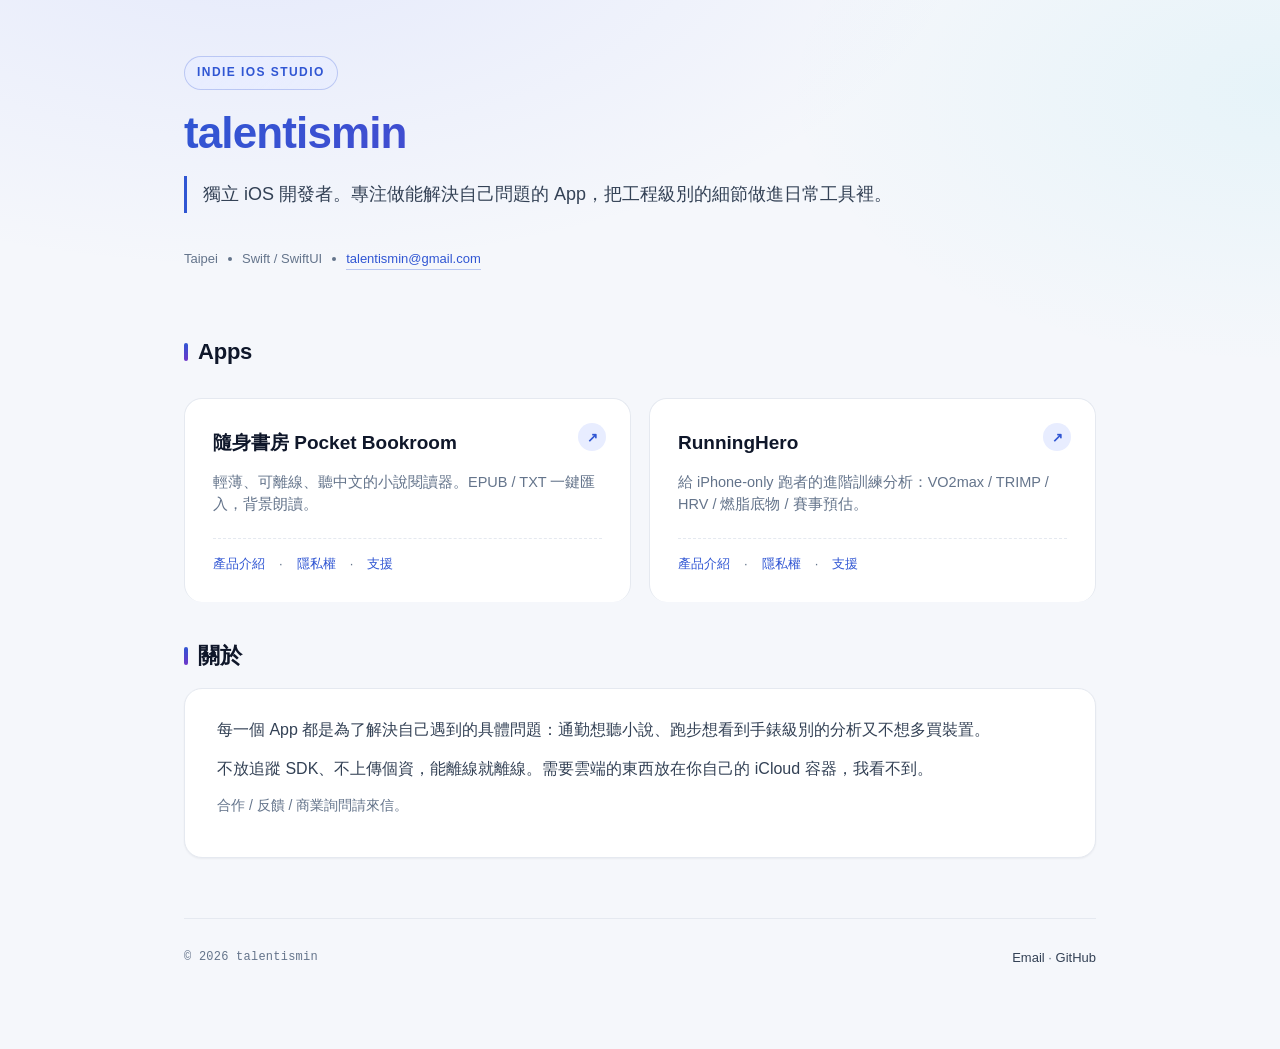
<file: index.html>
<!doctype html>
<html lang="zh-Hant">
<head>
<meta charset="utf-8">
<meta name="viewport" content="width=device-width, initial-scale=1">
<meta name="theme-color" content="#3056d3">
<title>talentismin · iOS Studio</title>
<link rel="stylesheet" href="shared-assets/styles.css">
</head>
<body>
<div class="wrap wide">

  <span class="eyebrow">Indie iOS Studio</span>
  <h1 class="gradient">talentismin</h1>
  <p class="lede">獨立 iOS 開發者。專注做能解決自己問題的 App，把工程級別的細節做進日常工具裡。</p>

  <div class="meta">
    <span>Taipei</span>
    <span class="dot"></span>
    <span>Swift / SwiftUI</span>
    <span class="dot"></span>
    <a href="mailto:talentismin@gmail.com">talentismin@gmail.com</a>
  </div>

  <h2>Apps</h2>
  <div class="app-grid">

    <a class="app-card" href="novalreader/">
      <span class="arrow">↗</span>
      <h3>隨身書房 Pocket Bookroom</h3>
      <p class="tagline">輕薄、可離線、聽中文的小說閱讀器。EPUB / TXT 一鍵匯入，背景朗讀。</p>
      <div class="links">
        <span>產品介紹</span> · <span>隱私權</span> · <span>支援</span>
      </div>
    </a>

    <a class="app-card" href="runninghero/">
      <span class="arrow">↗</span>
      <h3>RunningHero</h3>
      <p class="tagline">給 iPhone-only 跑者的進階訓練分析：VO2max / TRIMP / HRV / 燃脂底物 / 賽事預估。</p>
      <div class="links">
        <span>產品介紹</span> · <span>隱私權</span> · <span>支援</span>
      </div>
    </a>

  </div>

  <h2>關於</h2>
  <div class="card">
    <p>每一個 App 都是為了解決自己遇到的具體問題：通勤想聽小說、跑步想看到手錶級別的分析又不想多買裝置。</p>
    <p>不放追蹤 SDK、不上傳個資，能離線就離線。需要雲端的東西放在你自己的 iCloud 容器，我看不到。</p>
    <p class="muted">合作 / 反饋 / 商業詢問請來信。</p>
  </div>

  <footer class="footer">
    <span class="copyright">© 2026 talentismin</span>
    <span>
      <a href="mailto:talentismin@gmail.com">Email</a> ·
      <a href="https://github.com/talentismin">GitHub</a>
    </span>
  </footer>

</div>
</body>
</html>
</file>
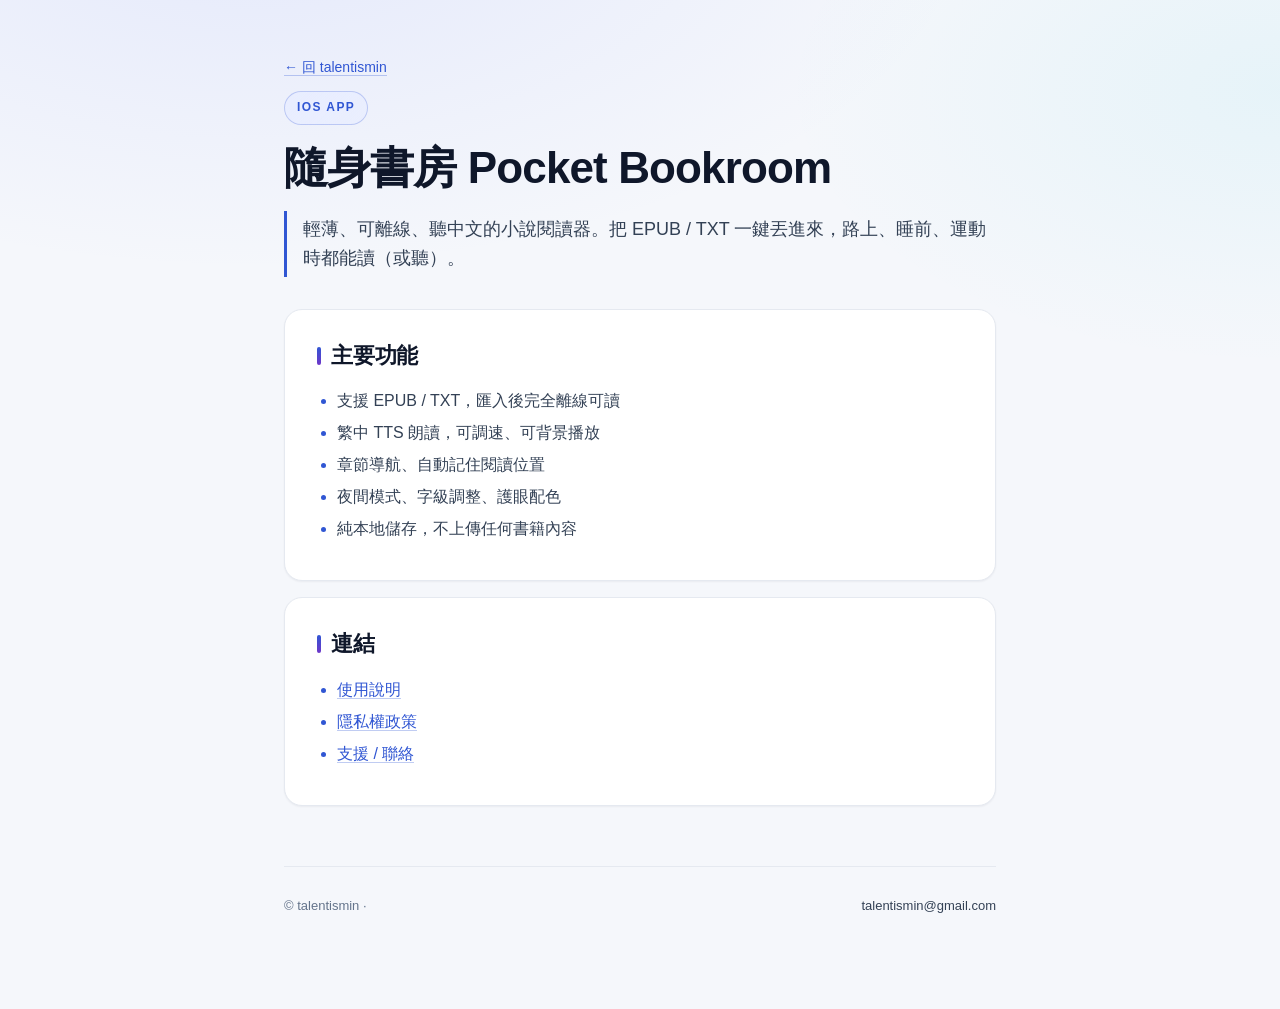
<file: novalreader/index.html>
<!doctype html>
<html lang="zh-Hant">
<head>
<meta charset="utf-8">
<meta name="viewport" content="width=device-width, initial-scale=1">
<meta name="theme-color" content="#3056d3">
<title>隨身書房 Pocket Bookroom</title>
<link rel="stylesheet" href="../shared-assets/styles.css">
</head>
<body>
<div class="wrap">
  <p class="muted"><a href="../">← 回 talentismin</a></p>
  <span class="eyebrow">iOS App</span>
  <h1>隨身書房 Pocket Bookroom</h1>
  <p class="lede">輕薄、可離線、聽中文的小說閱讀器。把 EPUB / TXT 一鍵丟進來，路上、睡前、運動時都能讀（或聽）。</p>

  <div class="card">
    <h2>主要功能</h2>
    <ul>
      <li>支援 EPUB / TXT，匯入後完全離線可讀</li>
      <li>繁中 TTS 朗讀，可調速、可背景播放</li>
      <li>章節導航、自動記住閱讀位置</li>
      <li>夜間模式、字級調整、護眼配色</li>
      <li>純本地儲存，不上傳任何書籍內容</li>
    </ul>
  </div>

  <div class="card">
    <h2>連結</h2>
    <ul>
      <li><a href="./help.html">使用說明</a></li>
      <li><a href="./privacy-policy.html">隱私權政策</a></li>
      <li><a href="./support.html">支援 / 聯絡</a></li>
    </ul>
  </div>

  <p class="footer">
    © talentismin · <a href="mailto:talentismin@gmail.com">talentismin@gmail.com</a>
  </p>
</div>
</body>
</html>
</file>
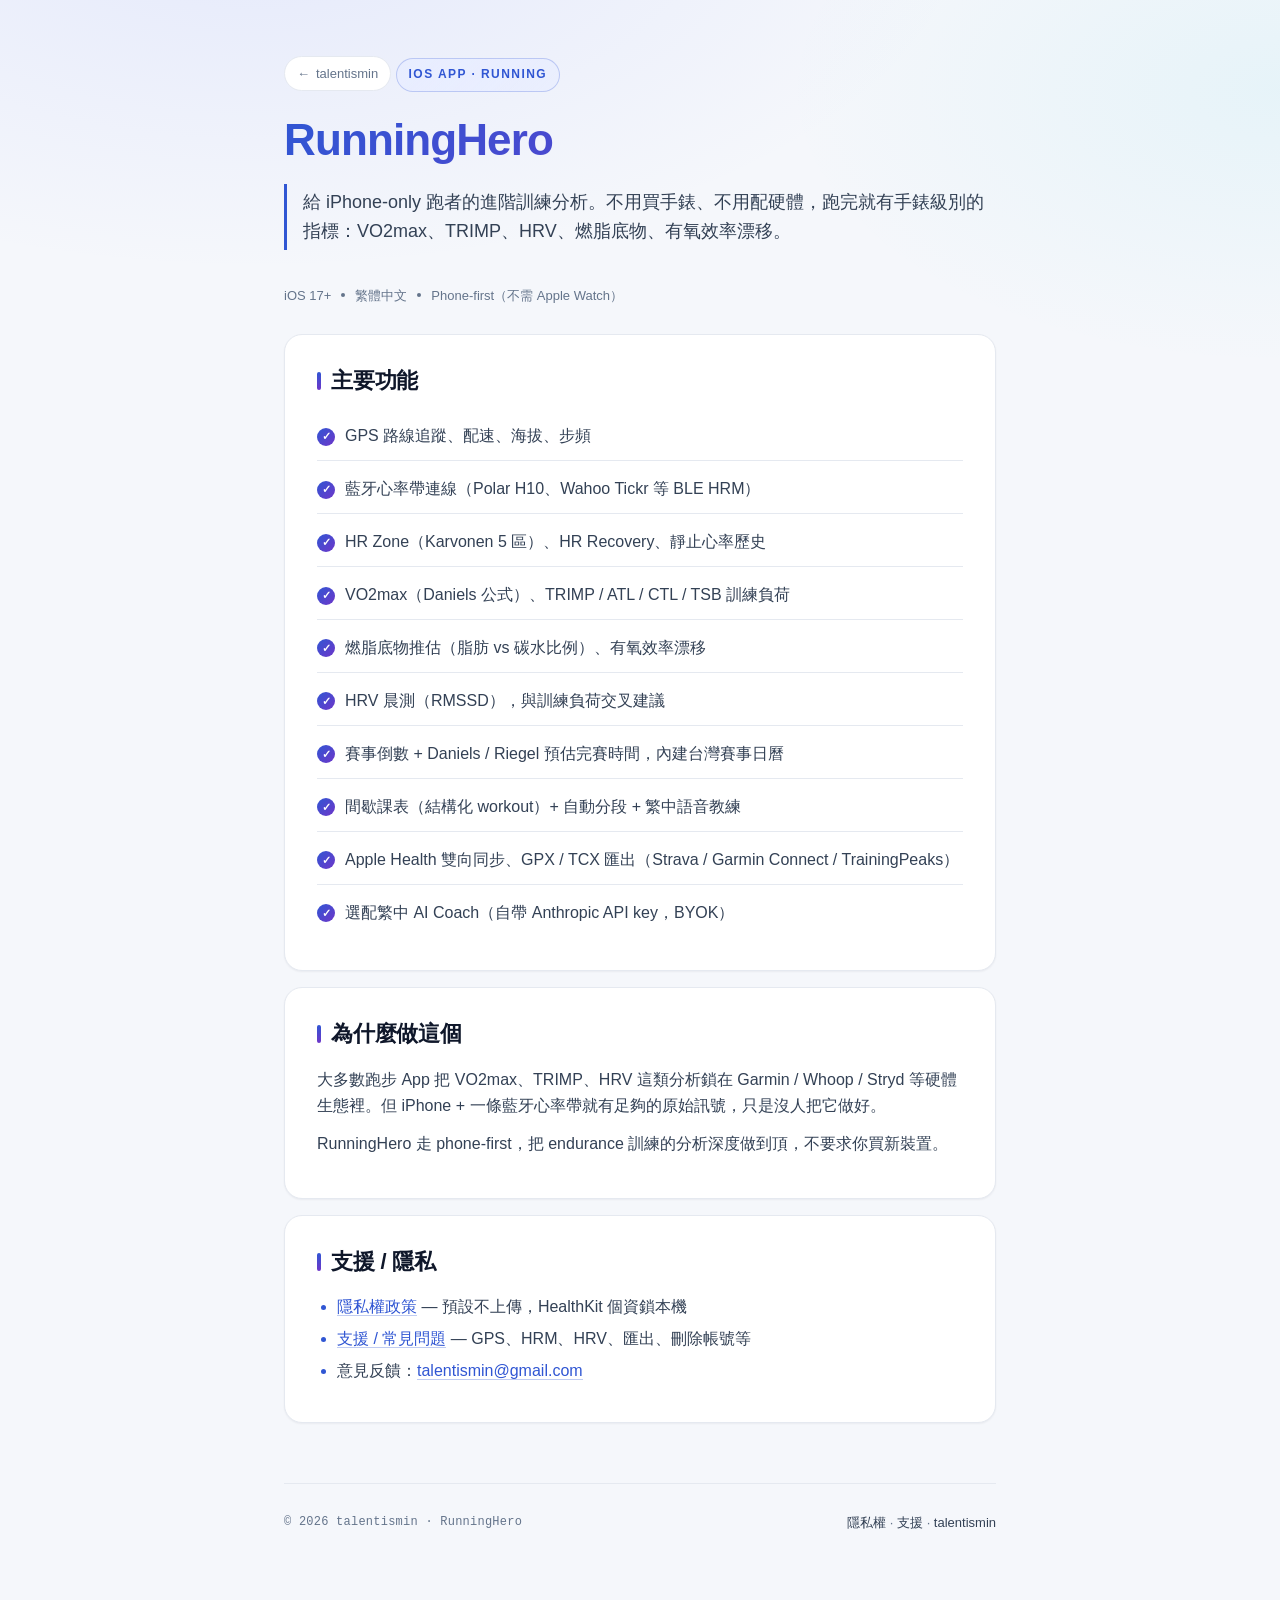
<file: runninghero/index.html>
<!doctype html>
<html lang="zh-Hant">
<head>
<meta charset="utf-8">
<meta name="viewport" content="width=device-width, initial-scale=1">
<meta name="theme-color" content="#3056d3">
<title>RunningHero</title>
<link rel="stylesheet" href="../shared-assets/styles.css">
</head>
<body>
<div class="wrap">

  <a class="crumb" href="../">talentismin</a>

  <span class="eyebrow">iOS App · Running</span>
  <h1 class="gradient">RunningHero</h1>
  <p class="lede">給 iPhone-only 跑者的進階訓練分析。不用買手錶、不用配硬體，跑完就有手錶級別的指標：VO2max、TRIMP、HRV、燃脂底物、有氧效率漂移。</p>

  <div class="meta">
    <span>iOS 17+</span>
    <span class="dot"></span>
    <span>繁體中文</span>
    <span class="dot"></span>
    <span>Phone-first（不需 Apple Watch）</span>
  </div>

  <div class="card">
    <h2>主要功能</h2>
    <ul class="feature-list">
      <li>GPS 路線追蹤、配速、海拔、步頻</li>
      <li>藍牙心率帶連線（Polar H10、Wahoo Tickr 等 BLE HRM）</li>
      <li>HR Zone（Karvonen 5 區）、HR Recovery、靜止心率歷史</li>
      <li>VO2max（Daniels 公式）、TRIMP / ATL / CTL / TSB 訓練負荷</li>
      <li>燃脂底物推估（脂肪 vs 碳水比例）、有氧效率漂移</li>
      <li>HRV 晨測（RMSSD），與訓練負荷交叉建議</li>
      <li>賽事倒數 + Daniels / Riegel 預估完賽時間，內建台灣賽事日曆</li>
      <li>間歇課表（結構化 workout）+ 自動分段 + 繁中語音教練</li>
      <li>Apple Health 雙向同步、GPX / TCX 匯出（Strava / Garmin Connect / TrainingPeaks）</li>
      <li>選配繁中 AI Coach（自帶 Anthropic API key，BYOK）</li>
    </ul>
  </div>

  <div class="card">
    <h2>為什麼做這個</h2>
    <p>大多數跑步 App 把 VO2max、TRIMP、HRV 這類分析鎖在 Garmin / Whoop / Stryd 等硬體生態裡。但 iPhone + 一條藍牙心率帶就有足夠的原始訊號，只是沒人把它做好。</p>
    <p>RunningHero 走 phone-first，把 endurance 訓練的分析深度做到頂，不要求你買新裝置。</p>
  </div>

  <div class="card">
    <h2>支援 / 隱私</h2>
    <ul>
      <li><a href="./privacy-policy.html">隱私權政策</a> — 預設不上傳，HealthKit 個資鎖本機</li>
      <li><a href="./support.html">支援 / 常見問題</a> — GPS、HRM、HRV、匯出、刪除帳號等</li>
      <li>意見反饋：<a href="mailto:talentismin@gmail.com?subject=RunningHero">talentismin@gmail.com</a></li>
    </ul>
  </div>

  <footer class="footer">
    <span class="copyright">© 2026 talentismin · RunningHero</span>
    <span>
      <a href="./privacy-policy.html">隱私權</a> ·
      <a href="./support.html">支援</a> ·
      <a href="../">talentismin</a>
    </span>
  </footer>

</div>
</body>
</html>
</file>
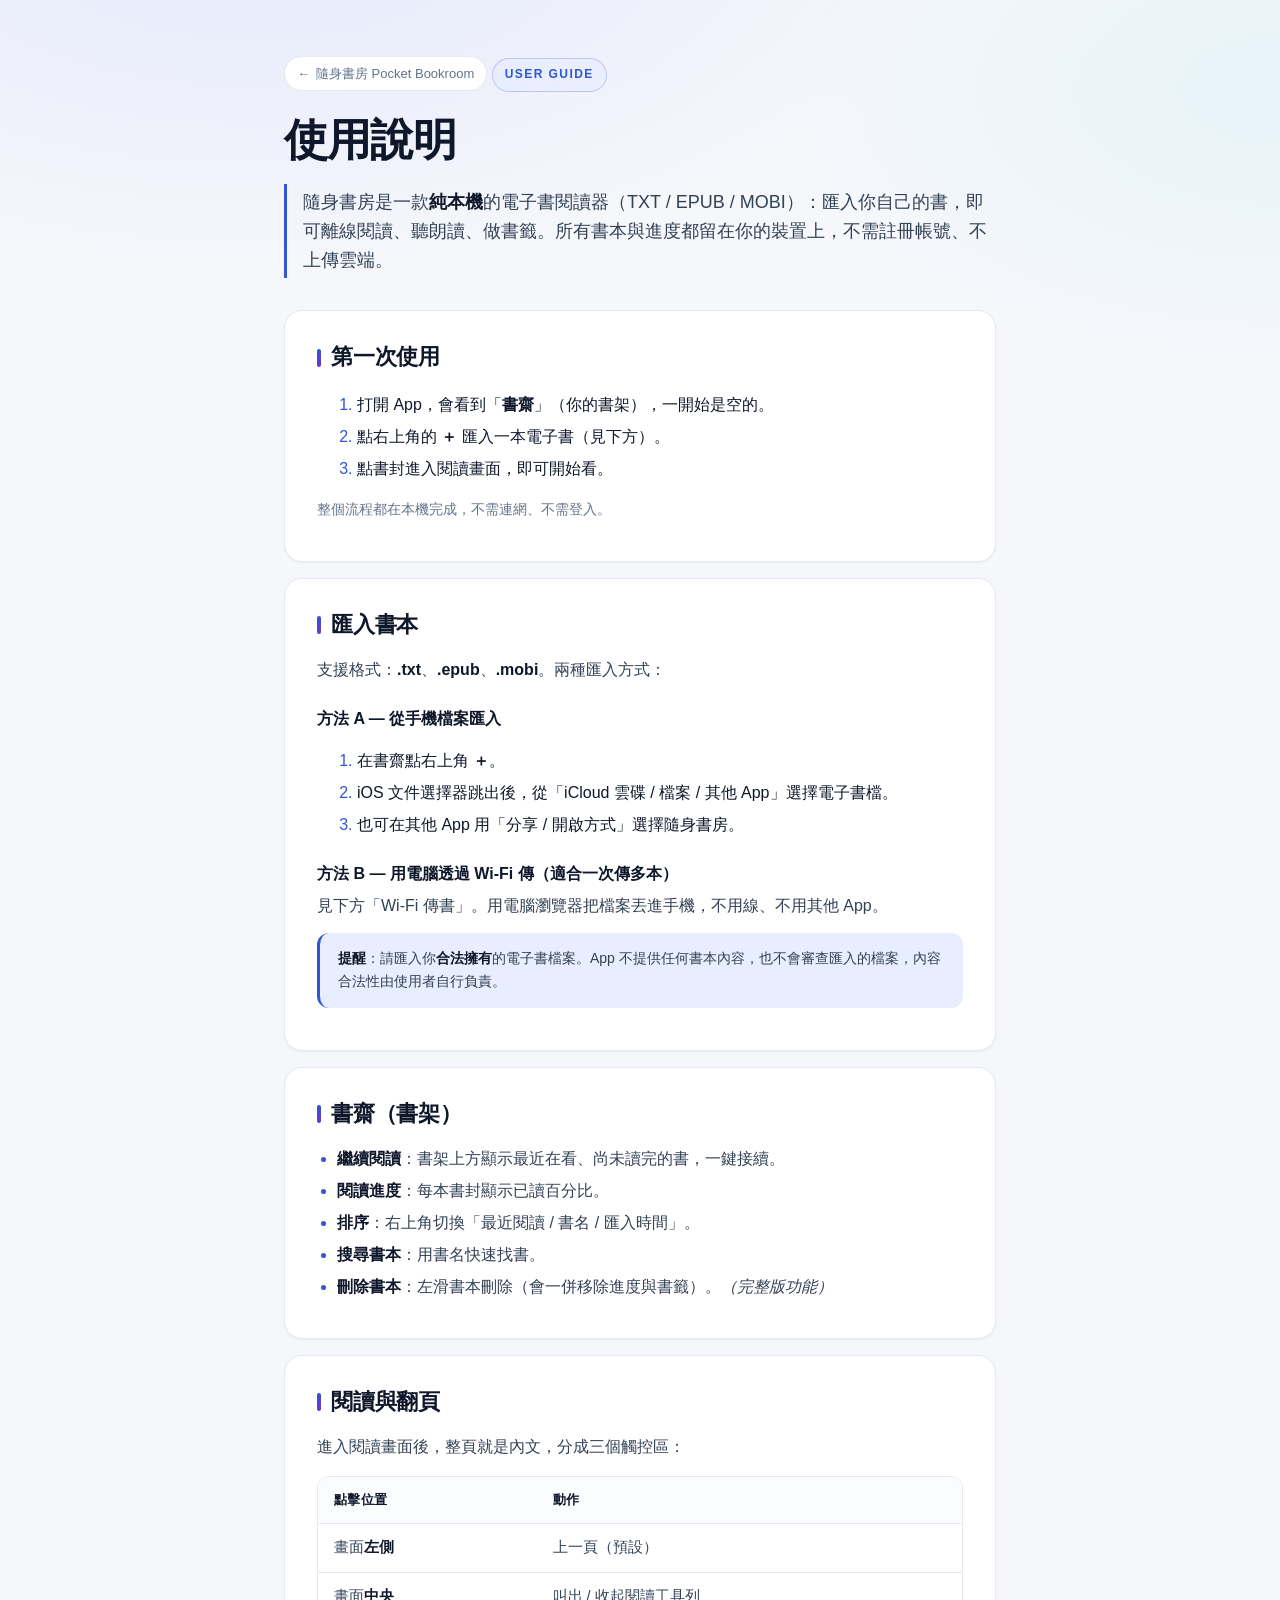
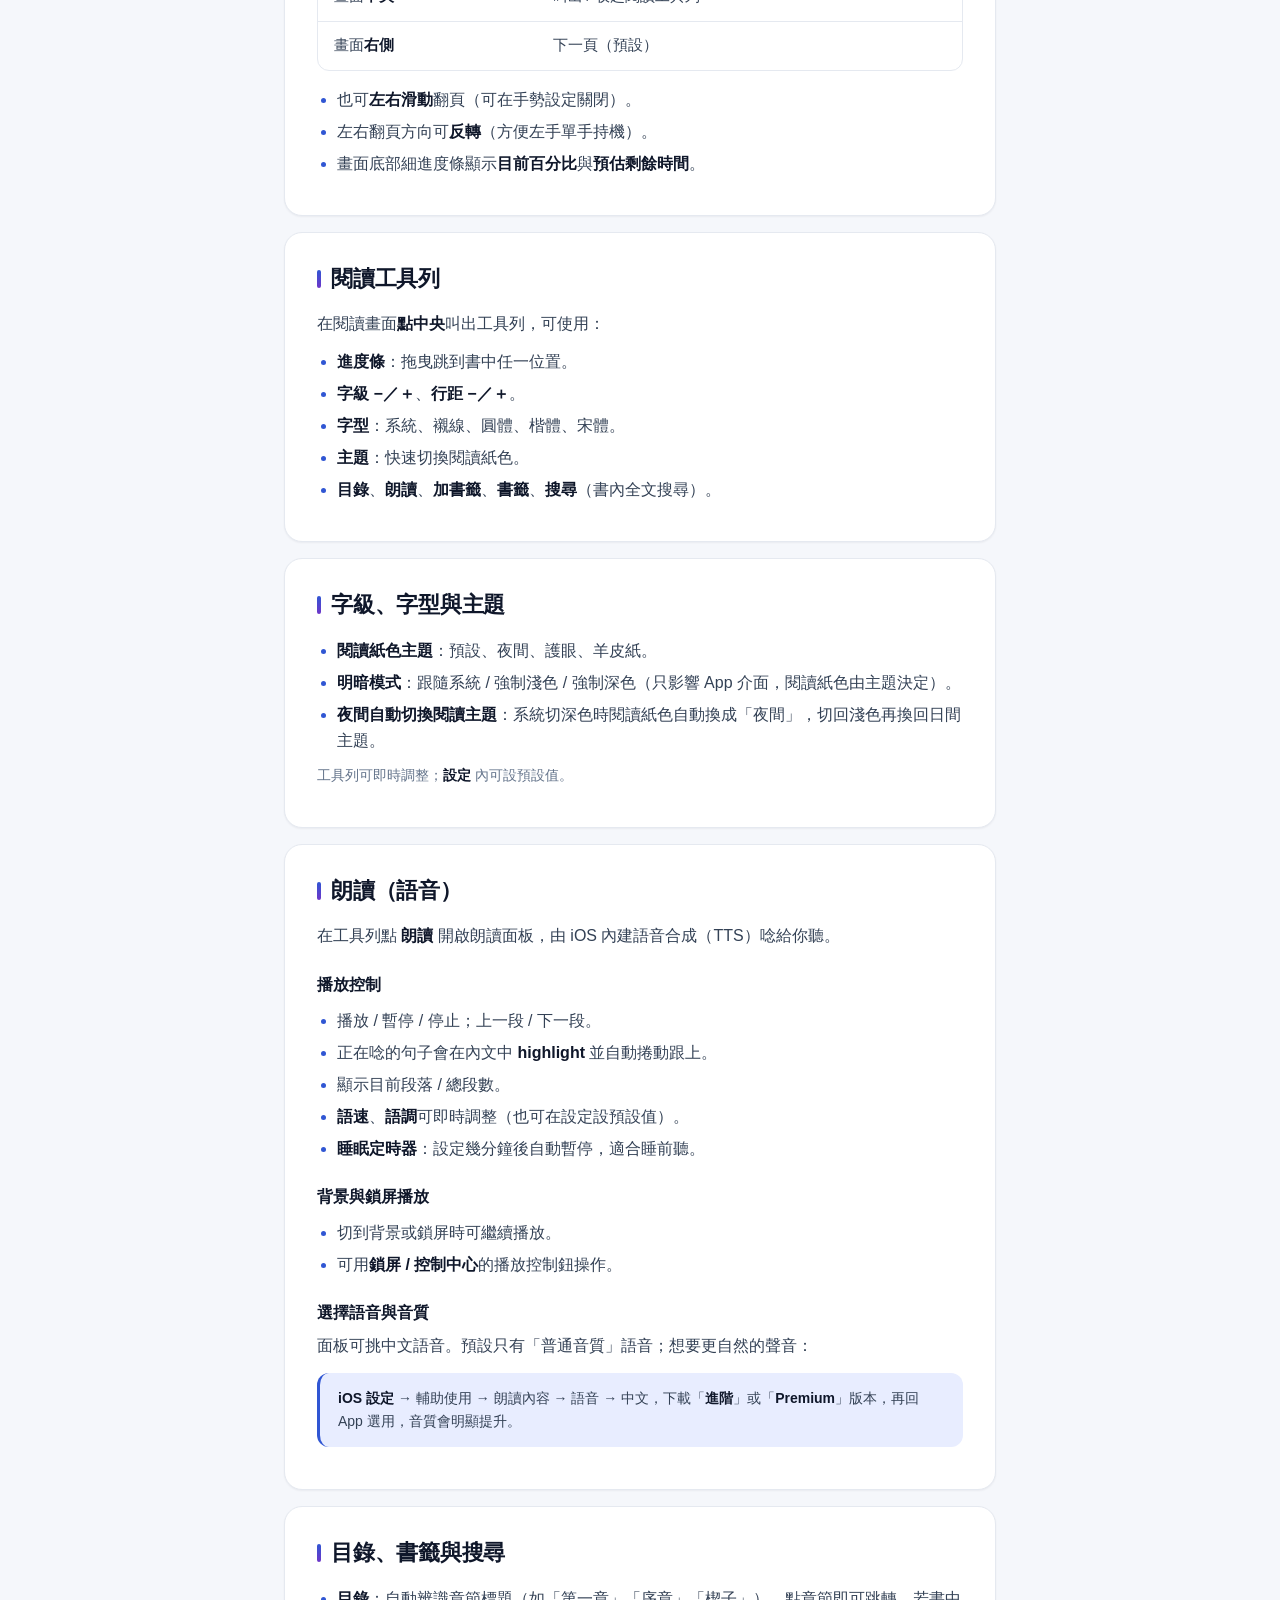
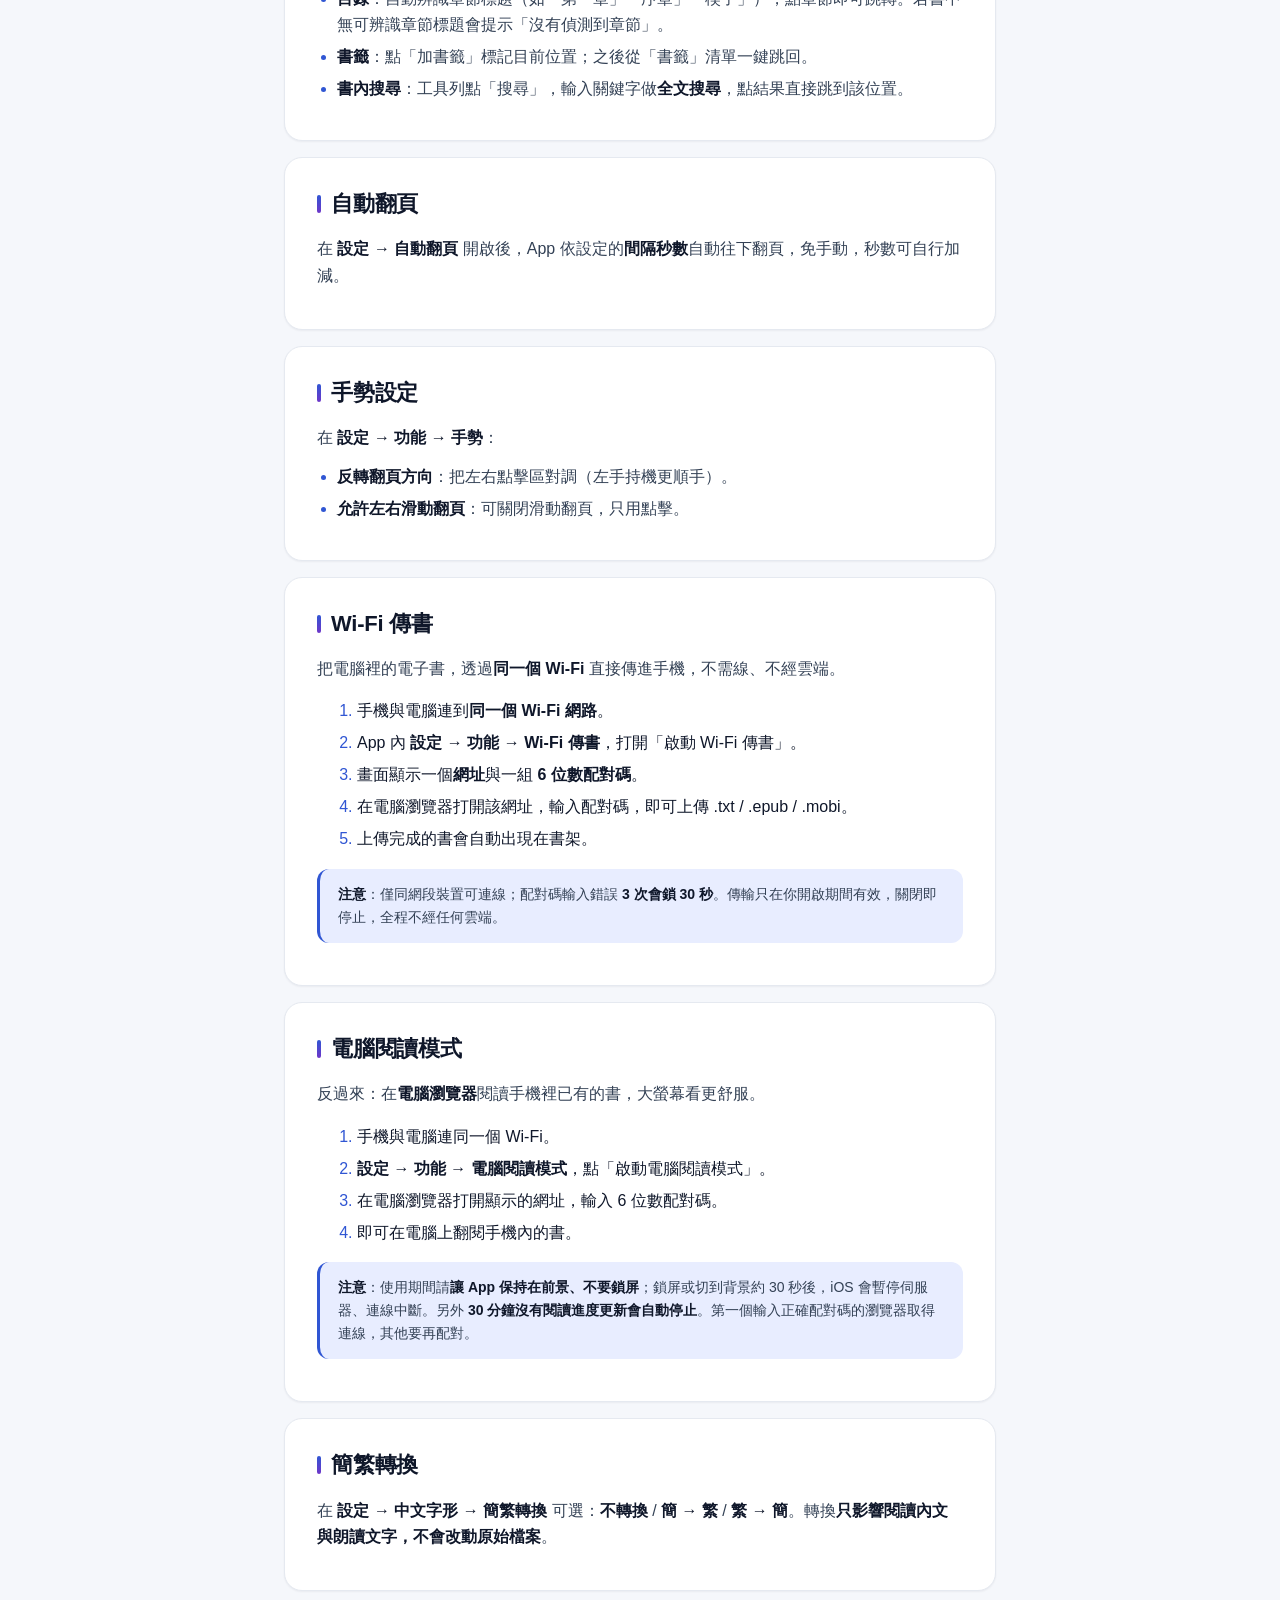
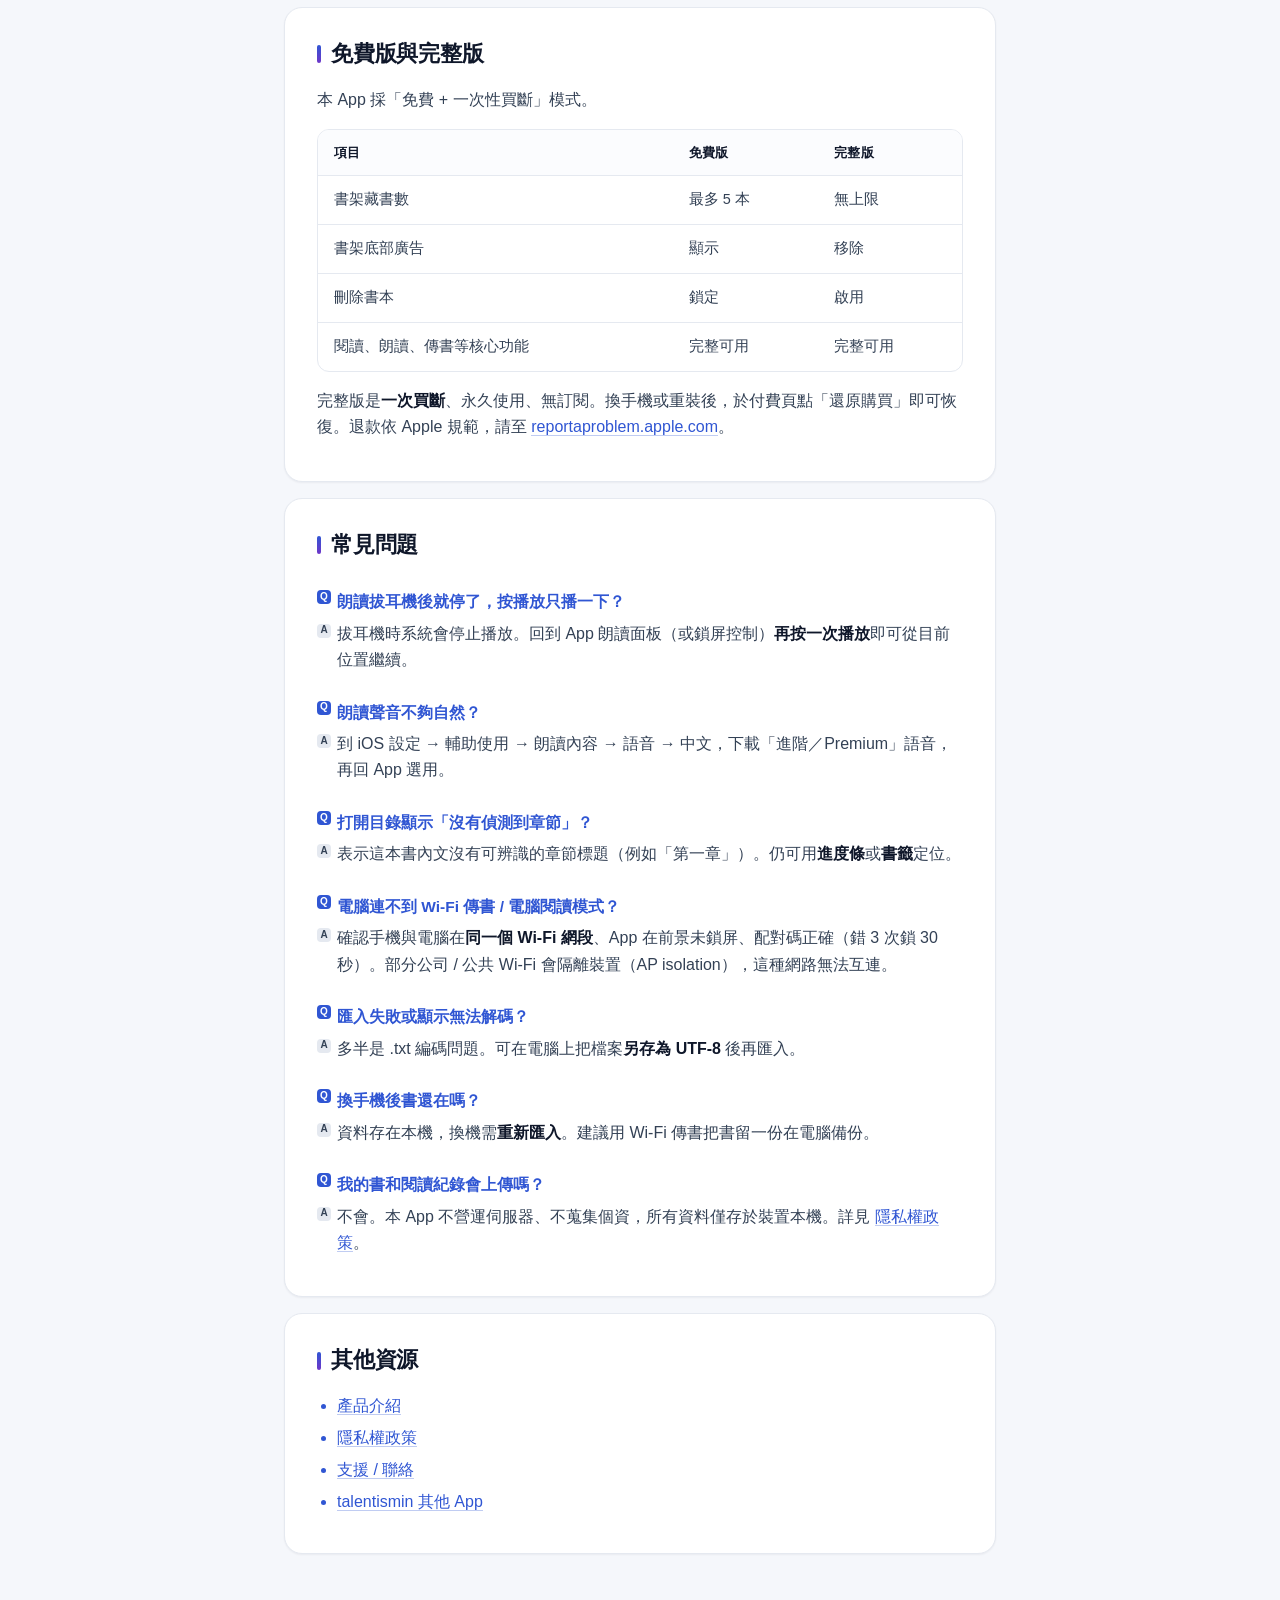
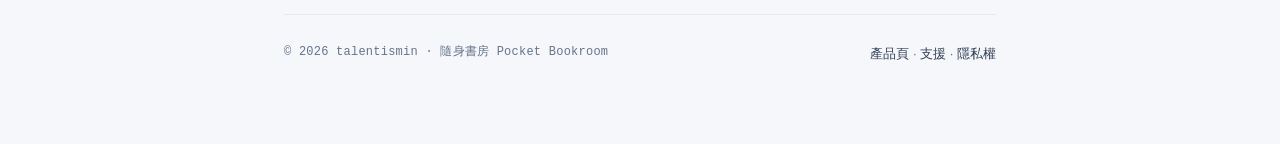
<file: novalreader/help.html>
<!doctype html>
<html lang="zh-Hant">
<head>
<meta charset="utf-8">
<meta name="viewport" content="width=device-width, initial-scale=1">
<meta name="theme-color" content="#3056d3">
<title>隨身書房 Pocket Bookroom — 使用說明</title>
<link rel="stylesheet" href="../shared-assets/styles.css">
</head>
<body>
<div class="wrap">

  <a class="crumb" href="./">隨身書房 Pocket Bookroom</a>

  <span class="eyebrow">User Guide</span>
  <h1>使用說明</h1>
  <p class="lede">隨身書房是一款<strong>純本機</strong>的電子書閱讀器（TXT / EPUB / MOBI）：匯入你自己的書，即可離線閱讀、聽朗讀、做書籤。所有書本與進度都留在你的裝置上，不需註冊帳號、不上傳雲端。</p>

  <div class="card">
    <h2>第一次使用</h2>
    <ol>
      <li>打開 App，會看到「<strong>書齋</strong>」（你的書架），一開始是空的。</li>
      <li>點右上角的 <strong>＋</strong> 匯入一本電子書（見下方）。</li>
      <li>點書封進入閱讀畫面，即可開始看。</li>
    </ol>
    <p class="muted">整個流程都在本機完成，不需連網、不需登入。</p>
  </div>

  <div class="card">
    <h2>匯入書本</h2>
    <p>支援格式：<strong>.txt</strong>、<strong>.epub</strong>、<strong>.mobi</strong>。兩種匯入方式：</p>
    <h3>方法 A — 從手機檔案匯入</h3>
    <ol>
      <li>在書齋點右上角 <strong>＋</strong>。</li>
      <li>iOS 文件選擇器跳出後，從「iCloud 雲碟 / 檔案 / 其他 App」選擇電子書檔。</li>
      <li>也可在其他 App 用「分享 / 開啟方式」選擇隨身書房。</li>
    </ol>
    <h3>方法 B — 用電腦透過 Wi-Fi 傳（適合一次傳多本）</h3>
    <p>見下方「Wi-Fi 傳書」。用電腦瀏覽器把檔案丟進手機，不用線、不用其他 App。</p>
    <div class="note"><strong>提醒</strong>：請匯入你<strong>合法擁有</strong>的電子書檔案。App 不提供任何書本內容，也不會審查匯入的檔案，內容合法性由使用者自行負責。</div>
  </div>

  <div class="card">
    <h2>書齋（書架）</h2>
    <ul>
      <li><strong>繼續閱讀</strong>：書架上方顯示最近在看、尚未讀完的書，一鍵接續。</li>
      <li><strong>閱讀進度</strong>：每本書封顯示已讀百分比。</li>
      <li><strong>排序</strong>：右上角切換「最近閱讀 / 書名 / 匯入時間」。</li>
      <li><strong>搜尋書本</strong>：用書名快速找書。</li>
      <li><strong>刪除書本</strong>：左滑書本刪除（會一併移除進度與書籤）。<em>（完整版功能）</em></li>
    </ul>
  </div>

  <div class="card">
    <h2>閱讀與翻頁</h2>
    <p>進入閱讀畫面後，整頁就是內文，分成三個觸控區：</p>
    <div class="table-wrap">
      <table>
        <thead><tr><th>點擊位置</th><th>動作</th></tr></thead>
        <tbody>
          <tr><td>畫面<strong>左側</strong></td><td>上一頁（預設）</td></tr>
          <tr><td>畫面<strong>中央</strong></td><td>叫出 / 收起閱讀工具列</td></tr>
          <tr><td>畫面<strong>右側</strong></td><td>下一頁（預設）</td></tr>
        </tbody>
      </table>
    </div>
    <ul>
      <li>也可<strong>左右滑動</strong>翻頁（可在手勢設定關閉）。</li>
      <li>左右翻頁方向可<strong>反轉</strong>（方便左手單手持機）。</li>
      <li>畫面底部細進度條顯示<strong>目前百分比</strong>與<strong>預估剩餘時間</strong>。</li>
    </ul>
  </div>

  <div class="card">
    <h2>閱讀工具列</h2>
    <p>在閱讀畫面<strong>點中央</strong>叫出工具列，可使用：</p>
    <ul>
      <li><strong>進度條</strong>：拖曳跳到書中任一位置。</li>
      <li><strong>字級 −／＋</strong>、<strong>行距 −／＋</strong>。</li>
      <li><strong>字型</strong>：系統、襯線、圓體、楷體、宋體。</li>
      <li><strong>主題</strong>：快速切換閱讀紙色。</li>
      <li><strong>目錄</strong>、<strong>朗讀</strong>、<strong>加書籤</strong>、<strong>書籤</strong>、<strong>搜尋</strong>（書內全文搜尋）。</li>
    </ul>
  </div>

  <div class="card">
    <h2>字級、字型與主題</h2>
    <ul>
      <li><strong>閱讀紙色主題</strong>：預設、夜間、護眼、羊皮紙。</li>
      <li><strong>明暗模式</strong>：跟隨系統 / 強制淺色 / 強制深色（只影響 App 介面，閱讀紙色由主題決定）。</li>
      <li><strong>夜間自動切換閱讀主題</strong>：系統切深色時閱讀紙色自動換成「夜間」，切回淺色再換回日間主題。</li>
    </ul>
    <p class="muted">工具列可即時調整；<strong>設定</strong> 內可設預設值。</p>
  </div>

  <div class="card">
    <h2>朗讀（語音）</h2>
    <p>在工具列點 <strong>朗讀</strong> 開啟朗讀面板，由 iOS 內建語音合成（TTS）唸給你聽。</p>
    <h3>播放控制</h3>
    <ul>
      <li>播放 / 暫停 / 停止；上一段 / 下一段。</li>
      <li>正在唸的句子會在內文中 <strong>highlight</strong> 並自動捲動跟上。</li>
      <li>顯示目前段落 / 總段數。</li>
      <li><strong>語速</strong>、<strong>語調</strong>可即時調整（也可在設定設預設值）。</li>
      <li><strong>睡眠定時器</strong>：設定幾分鐘後自動暫停，適合睡前聽。</li>
    </ul>
    <h3>背景與鎖屏播放</h3>
    <ul>
      <li>切到背景或鎖屏時可繼續播放。</li>
      <li>可用<strong>鎖屏 / 控制中心</strong>的播放控制鈕操作。</li>
    </ul>
    <h3>選擇語音與音質</h3>
    <p>面板可挑中文語音。預設只有「普通音質」語音；想要更自然的聲音：</p>
    <div class="note"><strong>iOS 設定</strong> → 輔助使用 → 朗讀內容 → 語音 → 中文，下載「<strong>進階</strong>」或「<strong>Premium</strong>」版本，再回 App 選用，音質會明顯提升。</div>
  </div>

  <div class="card">
    <h2>目錄、書籤與搜尋</h2>
    <ul>
      <li><strong>目錄</strong>：自動辨識章節標題（如「第一章」「序章」「楔子」），點章節即可跳轉。若書中無可辨識章節標題會提示「沒有偵測到章節」。</li>
      <li><strong>書籤</strong>：點「加書籤」標記目前位置；之後從「書籤」清單一鍵跳回。</li>
      <li><strong>書內搜尋</strong>：工具列點「搜尋」，輸入關鍵字做<strong>全文搜尋</strong>，點結果直接跳到該位置。</li>
    </ul>
  </div>

  <div class="card">
    <h2>自動翻頁</h2>
    <p>在 <strong>設定 → 自動翻頁</strong> 開啟後，App 依設定的<strong>間隔秒數</strong>自動往下翻頁，免手動，秒數可自行加減。</p>
  </div>

  <div class="card">
    <h2>手勢設定</h2>
    <p>在 <strong>設定 → 功能 → 手勢</strong>：</p>
    <ul>
      <li><strong>反轉翻頁方向</strong>：把左右點擊區對調（左手持機更順手）。</li>
      <li><strong>允許左右滑動翻頁</strong>：可關閉滑動翻頁，只用點擊。</li>
    </ul>
  </div>

  <div class="card">
    <h2>Wi-Fi 傳書</h2>
    <p>把電腦裡的電子書，透過<strong>同一個 Wi-Fi</strong> 直接傳進手機，不需線、不經雲端。</p>
    <ol>
      <li>手機與電腦連到<strong>同一個 Wi-Fi 網路</strong>。</li>
      <li>App 內 <strong>設定 → 功能 → Wi-Fi 傳書</strong>，打開「啟動 Wi-Fi 傳書」。</li>
      <li>畫面顯示一個<strong>網址</strong>與一組 <strong>6 位數配對碼</strong>。</li>
      <li>在電腦瀏覽器打開該網址，輸入配對碼，即可上傳 .txt / .epub / .mobi。</li>
      <li>上傳完成的書會自動出現在書架。</li>
    </ol>
    <div class="note"><strong>注意</strong>：僅同網段裝置可連線；配對碼輸入錯誤 <strong>3 次會鎖 30 秒</strong>。傳輸只在你開啟期間有效，關閉即停止，全程不經任何雲端。</div>
  </div>

  <div class="card">
    <h2>電腦閱讀模式</h2>
    <p>反過來：在<strong>電腦瀏覽器</strong>閱讀手機裡已有的書，大螢幕看更舒服。</p>
    <ol>
      <li>手機與電腦連同一個 Wi-Fi。</li>
      <li><strong>設定 → 功能 → 電腦閱讀模式</strong>，點「啟動電腦閱讀模式」。</li>
      <li>在電腦瀏覽器打開顯示的網址，輸入 6 位數配對碼。</li>
      <li>即可在電腦上翻閱手機內的書。</li>
    </ol>
    <div class="note"><strong>注意</strong>：使用期間請<strong>讓 App 保持在前景、不要鎖屏</strong>；鎖屏或切到背景約 30 秒後，iOS 會暫停伺服器、連線中斷。另外 <strong>30 分鐘沒有閱讀進度更新會自動停止</strong>。第一個輸入正確配對碼的瀏覽器取得連線，其他要再配對。</div>
  </div>

  <div class="card">
    <h2>簡繁轉換</h2>
    <p>在 <strong>設定 → 中文字形 → 簡繁轉換</strong> 可選：<strong>不轉換</strong> / <strong>簡 → 繁</strong> / <strong>繁 → 簡</strong>。轉換<strong>只影響閱讀內文與朗讀文字，不會改動原始檔案</strong>。</p>
  </div>

  <div class="card">
    <h2>免費版與完整版</h2>
    <p>本 App 採「免費 + 一次性買斷」模式。</p>
    <div class="table-wrap">
      <table>
        <thead><tr><th>項目</th><th>免費版</th><th>完整版</th></tr></thead>
        <tbody>
          <tr><td>書架藏書數</td><td>最多 5 本</td><td>無上限</td></tr>
          <tr><td>書架底部廣告</td><td>顯示</td><td>移除</td></tr>
          <tr><td>刪除書本</td><td>鎖定</td><td>啟用</td></tr>
          <tr><td>閱讀、朗讀、傳書等核心功能</td><td>完整可用</td><td>完整可用</td></tr>
        </tbody>
      </table>
    </div>
    <p>完整版是<strong>一次買斷</strong>、永久使用、無訂閱。換手機或重裝後，於付費頁點「還原購買」即可恢復。退款依 Apple 規範，請至 <a href="https://reportaproblem.apple.com/" rel="noopener" target="_blank">reportaproblem.apple.com</a>。</p>
  </div>

  <div class="card faq">
    <h2>常見問題</h2>

    <h3>朗讀拔耳機後就停了，按播放只播一下？</h3>
    <p>拔耳機時系統會停止播放。回到 App 朗讀面板（或鎖屏控制）<strong>再按一次播放</strong>即可從目前位置繼續。</p>

    <h3>朗讀聲音不夠自然？</h3>
    <p>到 iOS 設定 → 輔助使用 → 朗讀內容 → 語音 → 中文，下載「進階／Premium」語音，再回 App 選用。</p>

    <h3>打開目錄顯示「沒有偵測到章節」？</h3>
    <p>表示這本書內文沒有可辨識的章節標題（例如「第一章」）。仍可用<strong>進度條</strong>或<strong>書籤</strong>定位。</p>

    <h3>電腦連不到 Wi-Fi 傳書 / 電腦閱讀模式？</h3>
    <p>確認手機與電腦在<strong>同一個 Wi-Fi 網段</strong>、App 在前景未鎖屏、配對碼正確（錯 3 次鎖 30 秒）。部分公司 / 公共 Wi-Fi 會隔離裝置（AP isolation），這種網路無法互連。</p>

    <h3>匯入失敗或顯示無法解碼？</h3>
    <p>多半是 .txt 編碼問題。可在電腦上把檔案<strong>另存為 UTF-8</strong> 後再匯入。</p>

    <h3>換手機後書還在嗎？</h3>
    <p>資料存在本機，換機需<strong>重新匯入</strong>。建議用 Wi-Fi 傳書把書留一份在電腦備份。</p>

    <h3>我的書和閱讀紀錄會上傳嗎？</h3>
    <p>不會。本 App 不營運伺服器、不蒐集個資，所有資料僅存於裝置本機。詳見 <a href="./privacy-policy.html">隱私權政策</a>。</p>
  </div>

  <div class="card">
    <h2>其他資源</h2>
    <ul>
      <li><a href="./">產品介紹</a></li>
      <li><a href="./privacy-policy.html">隱私權政策</a></li>
      <li><a href="./support.html">支援 / 聯絡</a></li>
      <li><a href="../">talentismin 其他 App</a></li>
    </ul>
  </div>

  <footer class="footer">
    <span class="copyright">© 2026 talentismin · 隨身書房 Pocket Bookroom</span>
    <span>
      <a href="./">產品頁</a> ·
      <a href="./support.html">支援</a> ·
      <a href="./privacy-policy.html">隱私權</a>
    </span>
  </footer>

</div>
</body>
</html>
</file>
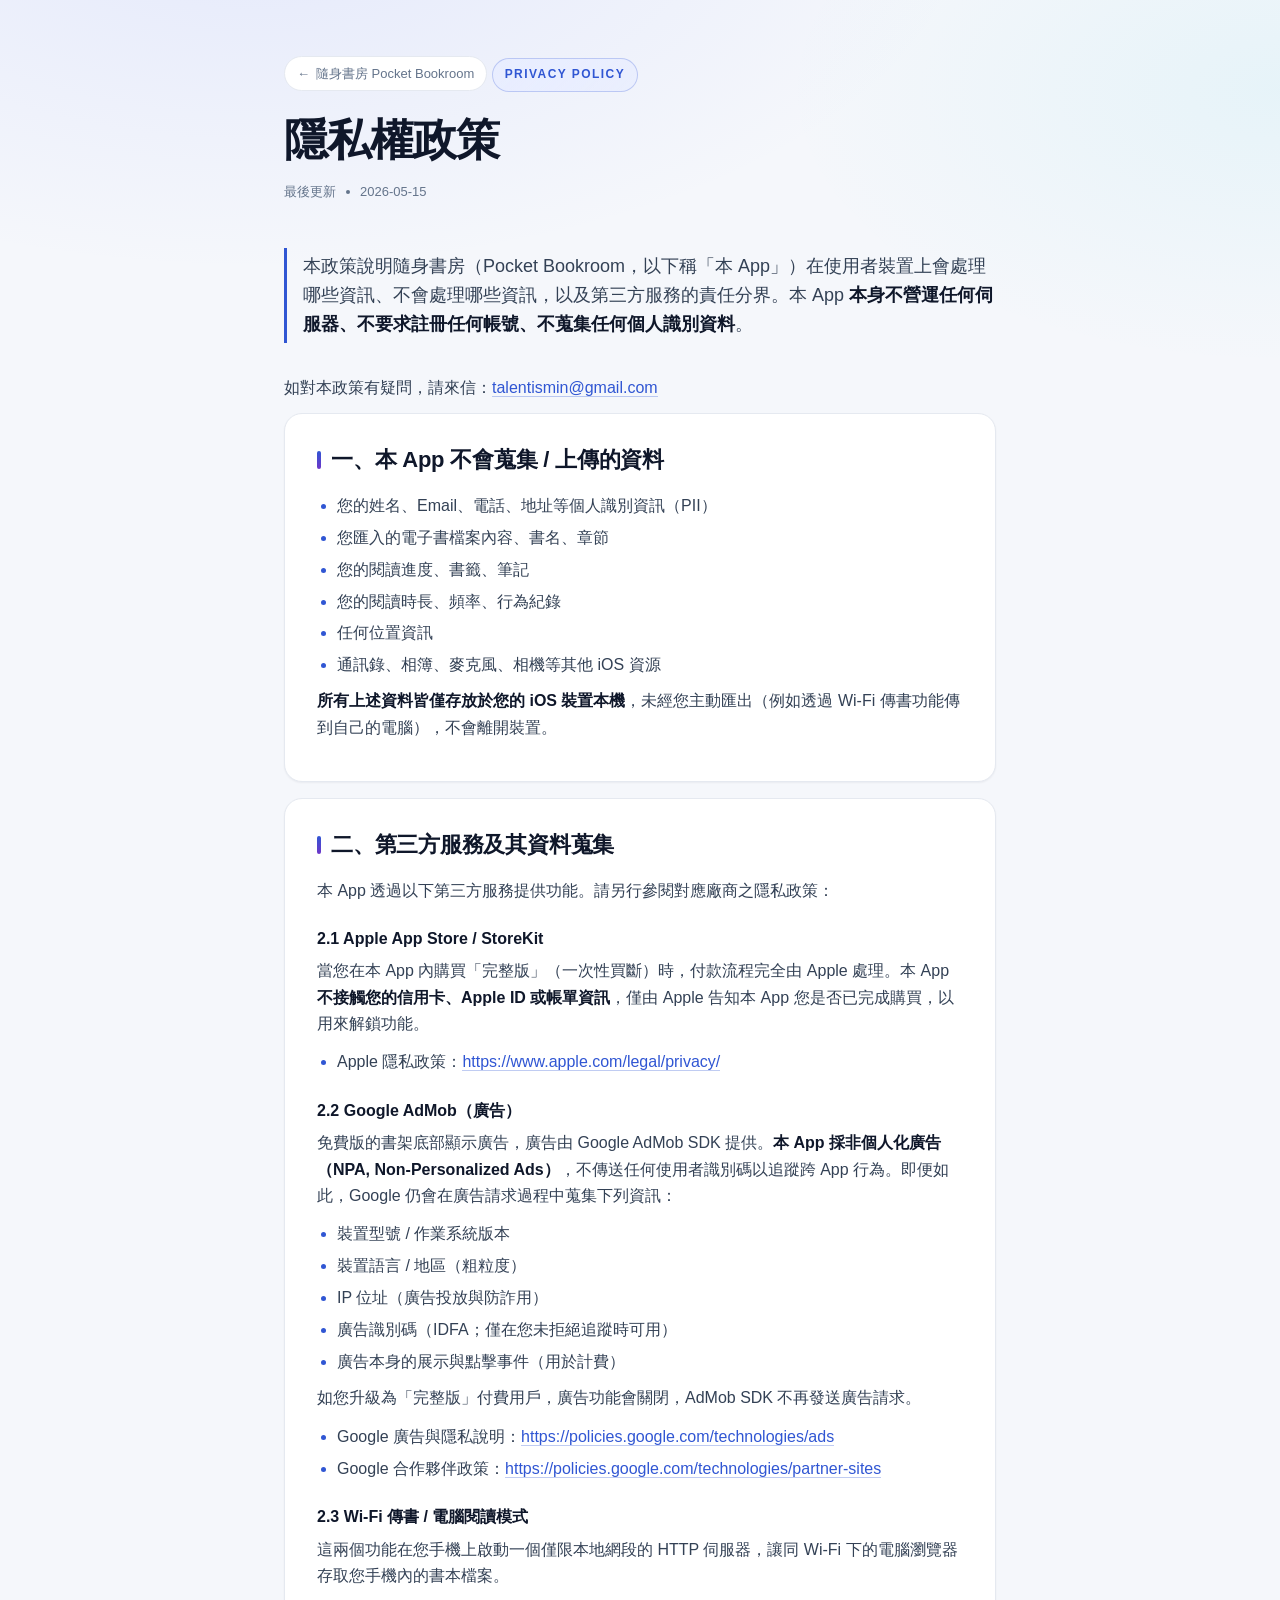
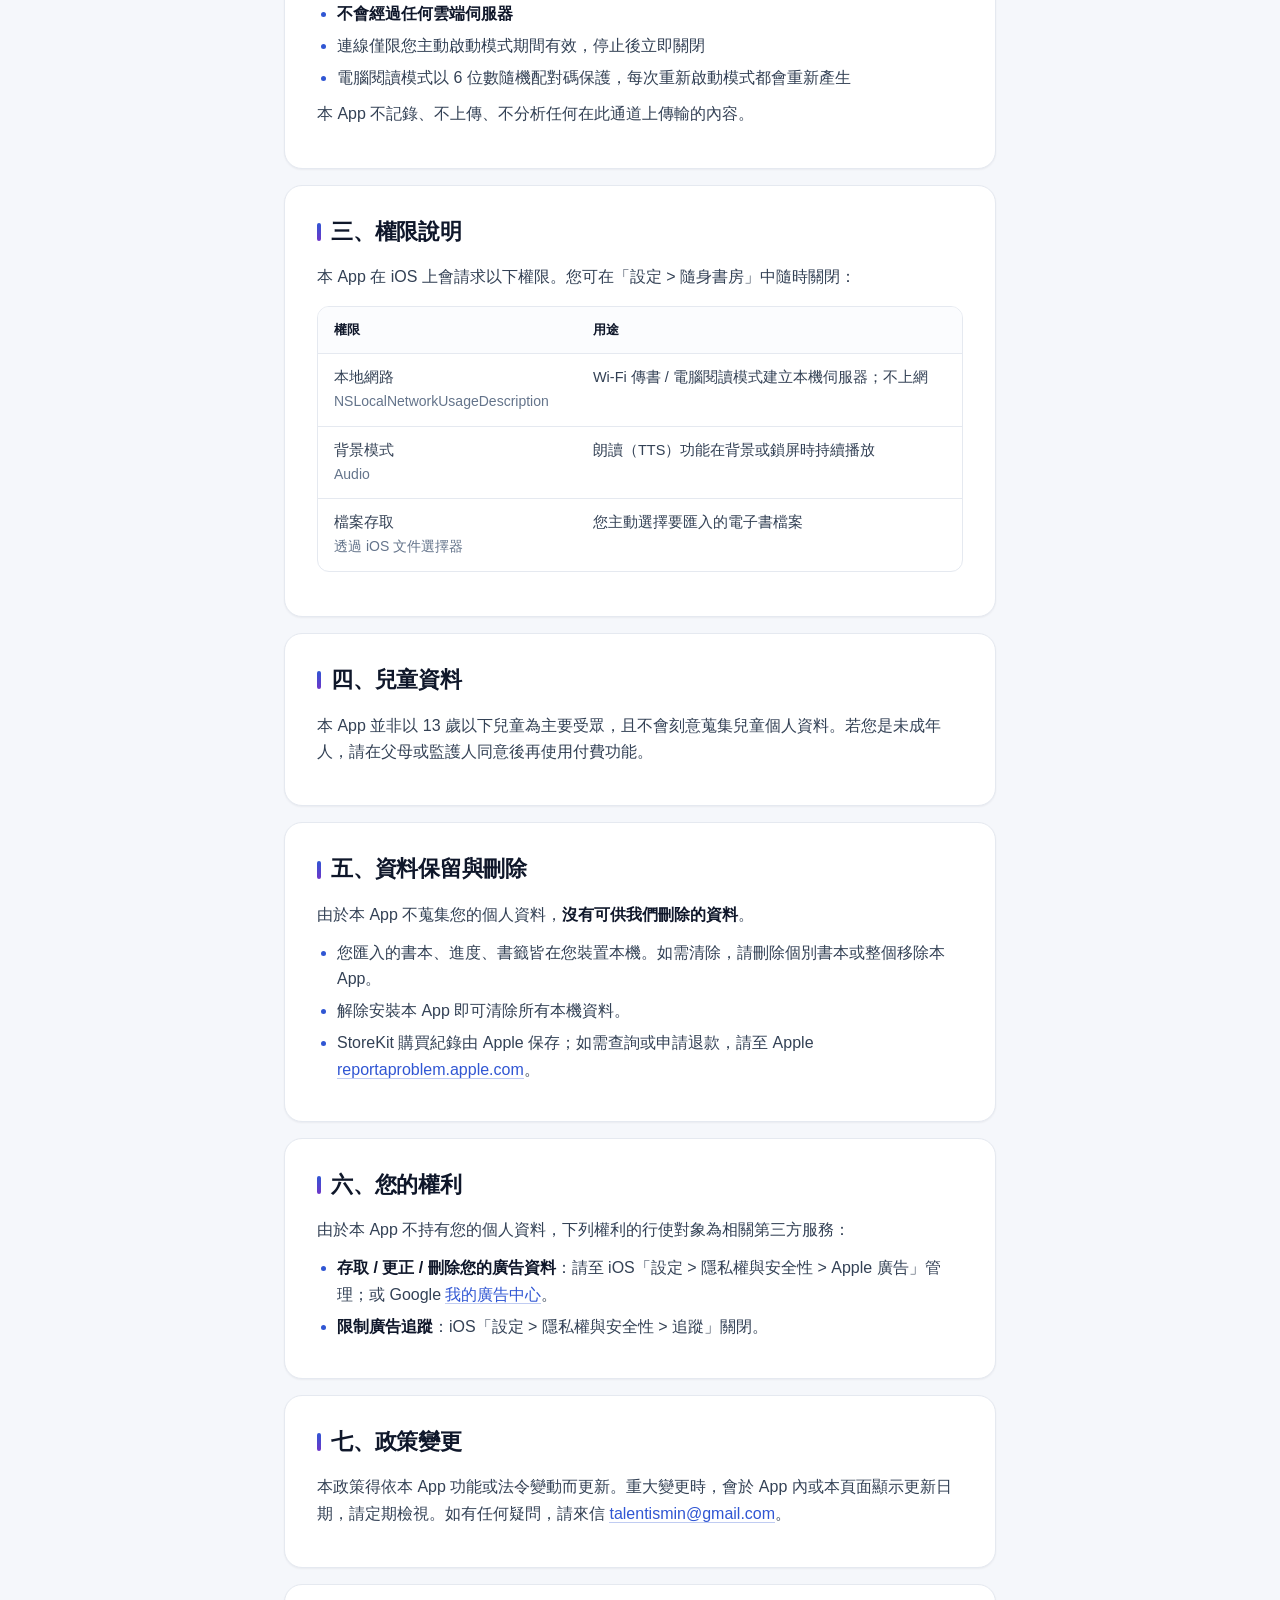
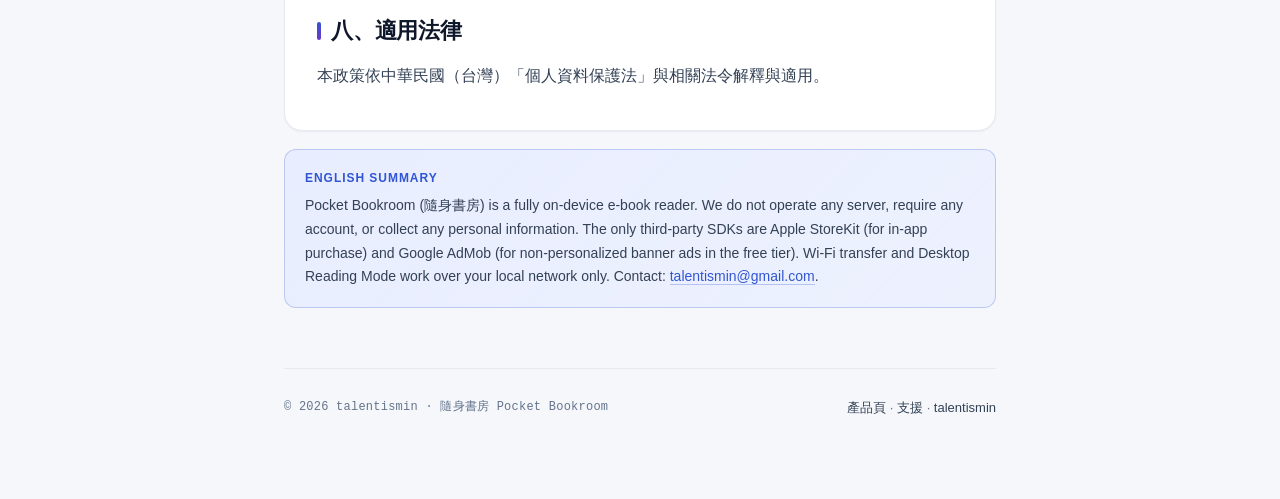
<file: novalreader/privacy-policy.html>
<!doctype html>
<html lang="zh-Hant">
<head>
<meta charset="utf-8">
<meta name="viewport" content="width=device-width, initial-scale=1">
<meta name="theme-color" content="#3056d3">
<title>隨身書房 Pocket Bookroom — 隱私權政策</title>
<link rel="stylesheet" href="../shared-assets/styles.css">
</head>
<body>
<div class="wrap">

  <a class="crumb" href="./">隨身書房 Pocket Bookroom</a>

  <span class="eyebrow">Privacy Policy</span>
  <h1>隱私權政策</h1>

  <div class="meta">
    <span>最後更新</span>
    <span class="dot"></span>
    <span>2026-05-15</span>
  </div>

  <p class="lede">本政策說明隨身書房（Pocket Bookroom，以下稱「本 App」）在使用者裝置上會處理哪些資訊、不會處理哪些資訊，以及第三方服務的責任分界。本 App <strong>本身不營運任何伺服器、不要求註冊任何帳號、不蒐集任何個人識別資料</strong>。</p>

  <p>如對本政策有疑問，請來信：<a href="mailto:talentismin@gmail.com">talentismin@gmail.com</a></p>

  <div class="card">
    <h2>一、本 App 不會蒐集 / 上傳的資料</h2>
    <ul>
      <li>您的姓名、Email、電話、地址等個人識別資訊（PII）</li>
      <li>您匯入的電子書檔案內容、書名、章節</li>
      <li>您的閱讀進度、書籤、筆記</li>
      <li>您的閱讀時長、頻率、行為紀錄</li>
      <li>任何位置資訊</li>
      <li>通訊錄、相簿、麥克風、相機等其他 iOS 資源</li>
    </ul>
    <p><strong>所有上述資料皆僅存放於您的 iOS 裝置本機</strong>，未經您主動匯出（例如透過 Wi-Fi 傳書功能傳到自己的電腦），不會離開裝置。</p>
  </div>

  <div class="card">
    <h2>二、第三方服務及其資料蒐集</h2>
    <p>本 App 透過以下第三方服務提供功能。請另行參閱對應廠商之隱私政策：</p>

    <h3>2.1 Apple App Store / StoreKit</h3>
    <p>當您在本 App 內購買「完整版」（一次性買斷）時，付款流程完全由 Apple 處理。本 App <strong>不接觸您的信用卡、Apple ID 或帳單資訊</strong>，僅由 Apple 告知本 App 您是否已完成購買，以用來解鎖功能。</p>
    <ul>
      <li>Apple 隱私政策：<a href="https://www.apple.com/legal/privacy/" rel="noopener" target="_blank">https://www.apple.com/legal/privacy/</a></li>
    </ul>

    <h3>2.2 Google AdMob（廣告）</h3>
    <p>免費版的書架底部顯示廣告，廣告由 Google AdMob SDK 提供。<strong>本 App 採非個人化廣告（NPA, Non-Personalized Ads）</strong>，不傳送任何使用者識別碼以追蹤跨 App 行為。即便如此，Google 仍會在廣告請求過程中蒐集下列資訊：</p>
    <ul>
      <li>裝置型號 / 作業系統版本</li>
      <li>裝置語言 / 地區（粗粒度）</li>
      <li>IP 位址（廣告投放與防詐用）</li>
      <li>廣告識別碼（IDFA；僅在您未拒絕追蹤時可用）</li>
      <li>廣告本身的展示與點擊事件（用於計費）</li>
    </ul>
    <p>如您升級為「完整版」付費用戶，廣告功能會關閉，AdMob SDK 不再發送廣告請求。</p>
    <ul>
      <li>Google 廣告與隱私說明：<a href="https://policies.google.com/technologies/ads" rel="noopener" target="_blank">https://policies.google.com/technologies/ads</a></li>
      <li>Google 合作夥伴政策：<a href="https://policies.google.com/technologies/partner-sites" rel="noopener" target="_blank">https://policies.google.com/technologies/partner-sites</a></li>
    </ul>

    <h3>2.3 Wi-Fi 傳書 / 電腦閱讀模式</h3>
    <p>這兩個功能在您手機上啟動一個僅限本地網段的 HTTP 伺服器，讓同 Wi-Fi 下的電腦瀏覽器存取您手機內的書本檔案。</p>
    <ul>
      <li><strong>不會經過任何雲端伺服器</strong></li>
      <li>連線僅限您主動啟動模式期間有效，停止後立即關閉</li>
      <li>電腦閱讀模式以 6 位數隨機配對碼保護，每次重新啟動模式都會重新產生</li>
    </ul>
    <p>本 App 不記錄、不上傳、不分析任何在此通道上傳輸的內容。</p>
  </div>

  <div class="card">
    <h2>三、權限說明</h2>
    <p>本 App 在 iOS 上會請求以下權限。您可在「設定 &gt; 隨身書房」中隨時關閉：</p>
    <div class="table-wrap">
      <table>
        <thead>
          <tr><th>權限</th><th>用途</th></tr>
        </thead>
        <tbody>
          <tr><td>本地網路<br><span class="muted">NSLocalNetworkUsageDescription</span></td><td>Wi-Fi 傳書 / 電腦閱讀模式建立本機伺服器；不上網</td></tr>
          <tr><td>背景模式<br><span class="muted">Audio</span></td><td>朗讀（TTS）功能在背景或鎖屏時持續播放</td></tr>
          <tr><td>檔案存取<br><span class="muted">透過 iOS 文件選擇器</span></td><td>您主動選擇要匯入的電子書檔案</td></tr>
        </tbody>
      </table>
    </div>
  </div>

  <div class="card">
    <h2>四、兒童資料</h2>
    <p>本 App 並非以 13 歲以下兒童為主要受眾，且不會刻意蒐集兒童個人資料。若您是未成年人，請在父母或監護人同意後再使用付費功能。</p>
  </div>

  <div class="card">
    <h2>五、資料保留與刪除</h2>
    <p>由於本 App 不蒐集您的個人資料，<strong>沒有可供我們刪除的資料</strong>。</p>
    <ul>
      <li>您匯入的書本、進度、書籤皆在您裝置本機。如需清除，請刪除個別書本或整個移除本 App。</li>
      <li>解除安裝本 App 即可清除所有本機資料。</li>
      <li>StoreKit 購買紀錄由 Apple 保存；如需查詢或申請退款，請至 Apple <a href="https://reportaproblem.apple.com/" rel="noopener" target="_blank">reportaproblem.apple.com</a>。</li>
    </ul>
  </div>

  <div class="card">
    <h2>六、您的權利</h2>
    <p>由於本 App 不持有您的個人資料，下列權利的行使對象為相關第三方服務：</p>
    <ul>
      <li><strong>存取 / 更正 / 刪除您的廣告資料</strong>：請至 iOS「設定 &gt; 隱私權與安全性 &gt; Apple 廣告」管理；或 Google <a href="https://myadcenter.google.com/" rel="noopener" target="_blank">我的廣告中心</a>。</li>
      <li><strong>限制廣告追蹤</strong>：iOS「設定 &gt; 隱私權與安全性 &gt; 追蹤」關閉。</li>
    </ul>
  </div>

  <div class="card">
    <h2>七、政策變更</h2>
    <p>本政策得依本 App 功能或法令變動而更新。重大變更時，會於 App 內或本頁面顯示更新日期，請定期檢視。如有任何疑問，請來信 <a href="mailto:talentismin@gmail.com">talentismin@gmail.com</a>。</p>
  </div>

  <div class="card">
    <h2>八、適用法律</h2>
    <p>本政策依中華民國（台灣）「個人資料保護法」與相關法令解釋與適用。</p>
  </div>

  <div class="summary">
    <strong>English summary</strong>
    Pocket Bookroom (隨身書房) is a fully on-device e-book reader. We do not operate any server, require any account, or collect any personal information. The only third-party SDKs are Apple StoreKit (for in-app purchase) and Google AdMob (for non-personalized banner ads in the free tier). Wi-Fi transfer and Desktop Reading Mode work over your local network only. Contact: <a href="mailto:talentismin@gmail.com">talentismin@gmail.com</a>.
  </div>

  <footer class="footer">
    <span class="copyright">© 2026 talentismin · 隨身書房 Pocket Bookroom</span>
    <span>
      <a href="./">產品頁</a> ·
      <a href="./support.html">支援</a> ·
      <a href="../">talentismin</a>
    </span>
  </footer>

</div>
</body>
</html>
</file>
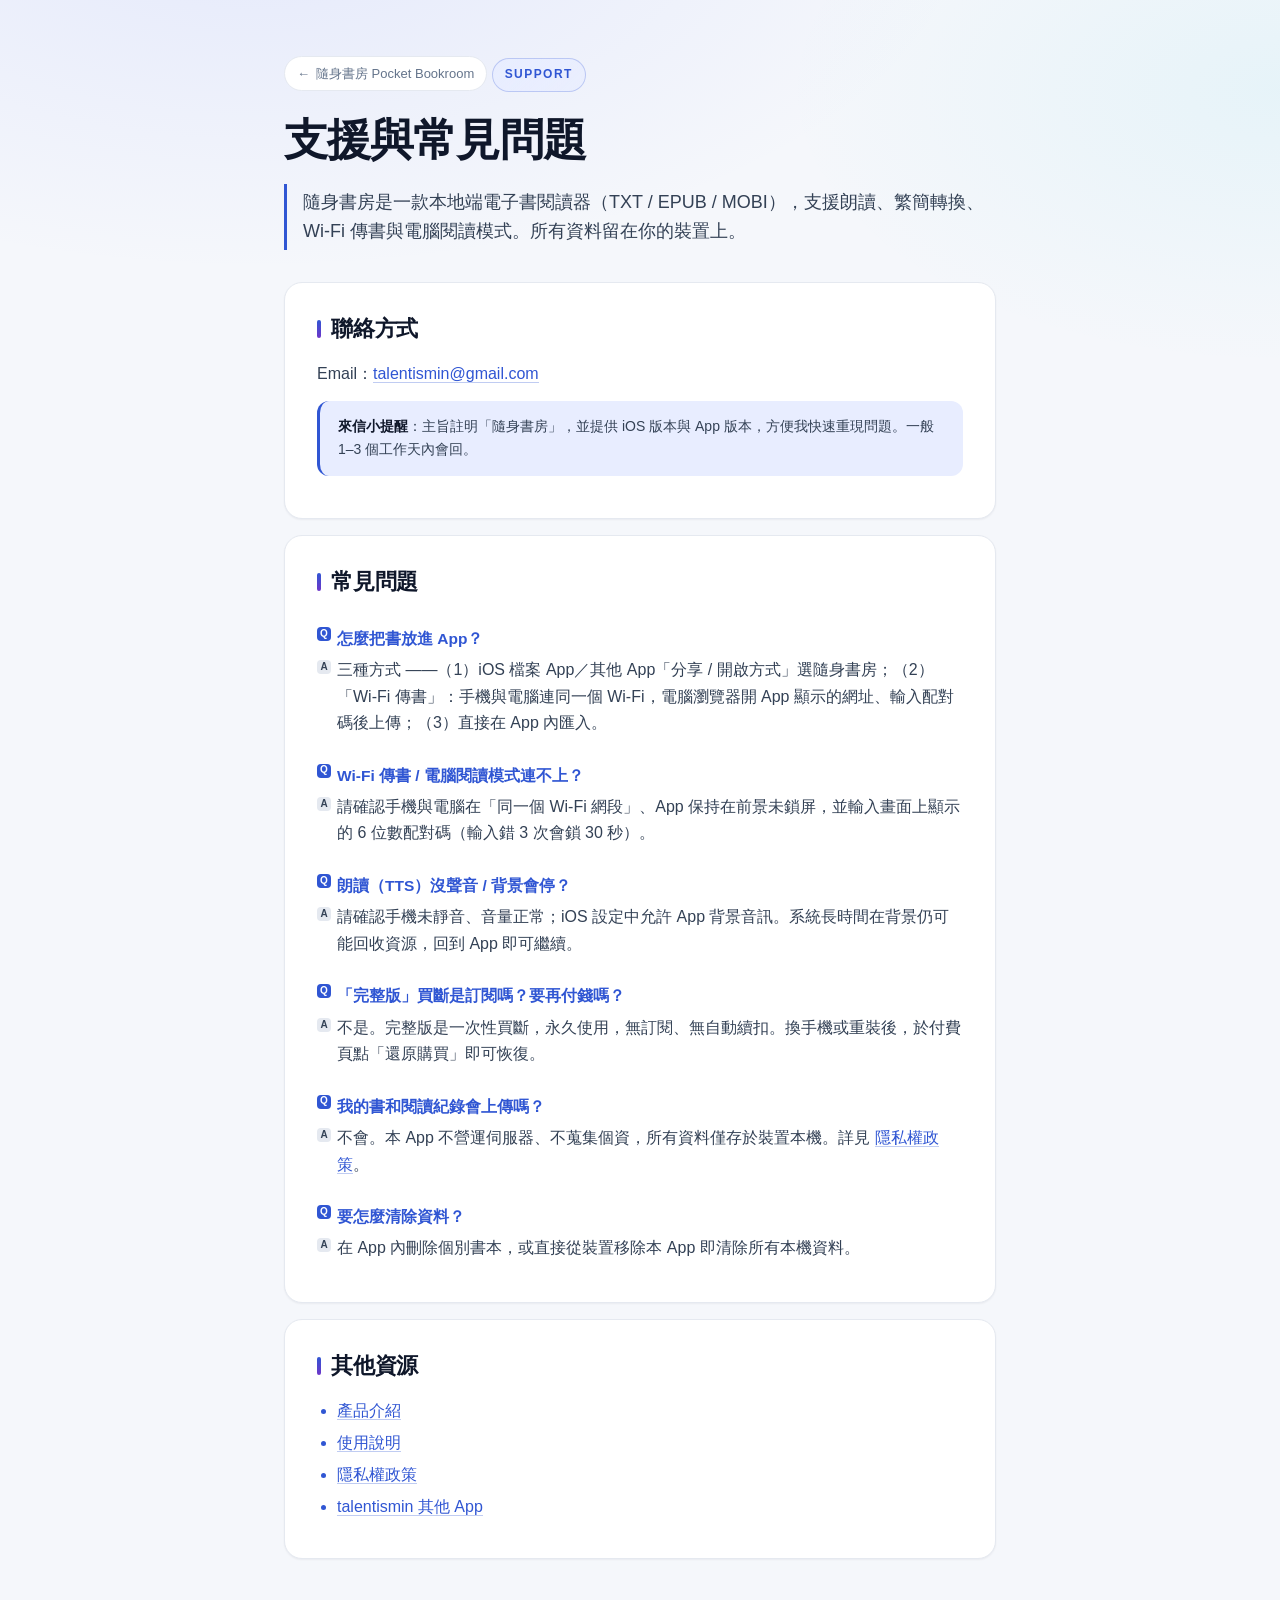
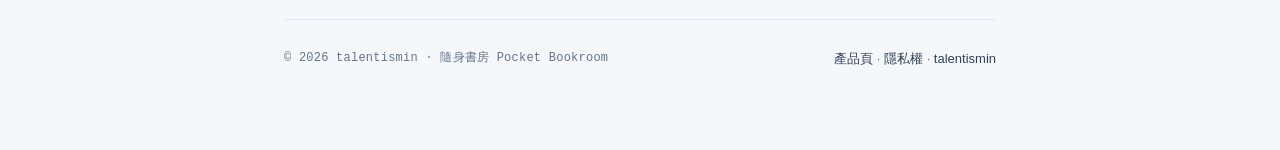
<file: novalreader/support.html>
<!doctype html>
<html lang="zh-Hant">
<head>
<meta charset="utf-8">
<meta name="viewport" content="width=device-width, initial-scale=1">
<meta name="theme-color" content="#3056d3">
<title>隨身書房 Pocket Bookroom — 支援</title>
<link rel="stylesheet" href="../shared-assets/styles.css">
</head>
<body>
<div class="wrap">

  <a class="crumb" href="./">隨身書房 Pocket Bookroom</a>

  <span class="eyebrow">Support</span>
  <h1>支援與常見問題</h1>
  <p class="lede">隨身書房是一款本地端電子書閱讀器（TXT / EPUB / MOBI），支援朗讀、繁簡轉換、Wi-Fi 傳書與電腦閱讀模式。所有資料留在你的裝置上。</p>

  <div class="card">
    <h2>聯絡方式</h2>
    <p>Email：<a href="mailto:talentismin@gmail.com?subject=PocketBookroom">talentismin@gmail.com</a></p>
    <div class="note">
      <strong>來信小提醒</strong>：主旨註明「隨身書房」，並提供 iOS 版本與 App 版本，方便我快速重現問題。一般 1–3 個工作天內會回。
    </div>
  </div>

  <div class="card faq">
    <h2>常見問題</h2>

    <h3>怎麼把書放進 App？</h3>
    <p>三種方式 ——（1）iOS 檔案 App／其他 App「分享 / 開啟方式」選隨身書房；（2）「Wi-Fi 傳書」：手機與電腦連同一個 Wi-Fi，電腦瀏覽器開 App 顯示的網址、輸入配對碼後上傳；（3）直接在 App 內匯入。</p>

    <h3>Wi-Fi 傳書 / 電腦閱讀模式連不上？</h3>
    <p>請確認手機與電腦在「同一個 Wi-Fi 網段」、App 保持在前景未鎖屏，並輸入畫面上顯示的 6 位數配對碼（輸入錯 3 次會鎖 30 秒）。</p>

    <h3>朗讀（TTS）沒聲音 / 背景會停？</h3>
    <p>請確認手機未靜音、音量正常；iOS 設定中允許 App 背景音訊。系統長時間在背景仍可能回收資源，回到 App 即可繼續。</p>

    <h3>「完整版」買斷是訂閱嗎？要再付錢嗎？</h3>
    <p>不是。完整版是一次性買斷，永久使用，無訂閱、無自動續扣。換手機或重裝後，於付費頁點「還原購買」即可恢復。</p>

    <h3>我的書和閱讀紀錄會上傳嗎？</h3>
    <p>不會。本 App 不營運伺服器、不蒐集個資，所有資料僅存於裝置本機。詳見 <a href="./privacy-policy.html">隱私權政策</a>。</p>

    <h3>要怎麼清除資料？</h3>
    <p>在 App 內刪除個別書本，或直接從裝置移除本 App 即清除所有本機資料。</p>
  </div>

  <div class="card">
    <h2>其他資源</h2>
    <ul>
      <li><a href="./">產品介紹</a></li>
      <li><a href="./help.html">使用說明</a></li>
      <li><a href="./privacy-policy.html">隱私權政策</a></li>
      <li><a href="../">talentismin 其他 App</a></li>
    </ul>
  </div>

  <footer class="footer">
    <span class="copyright">© 2026 talentismin · 隨身書房 Pocket Bookroom</span>
    <span>
      <a href="./">產品頁</a> ·
      <a href="./privacy-policy.html">隱私權</a> ·
      <a href="../">talentismin</a>
    </span>
  </footer>

</div>
</body>
</html>
</file>
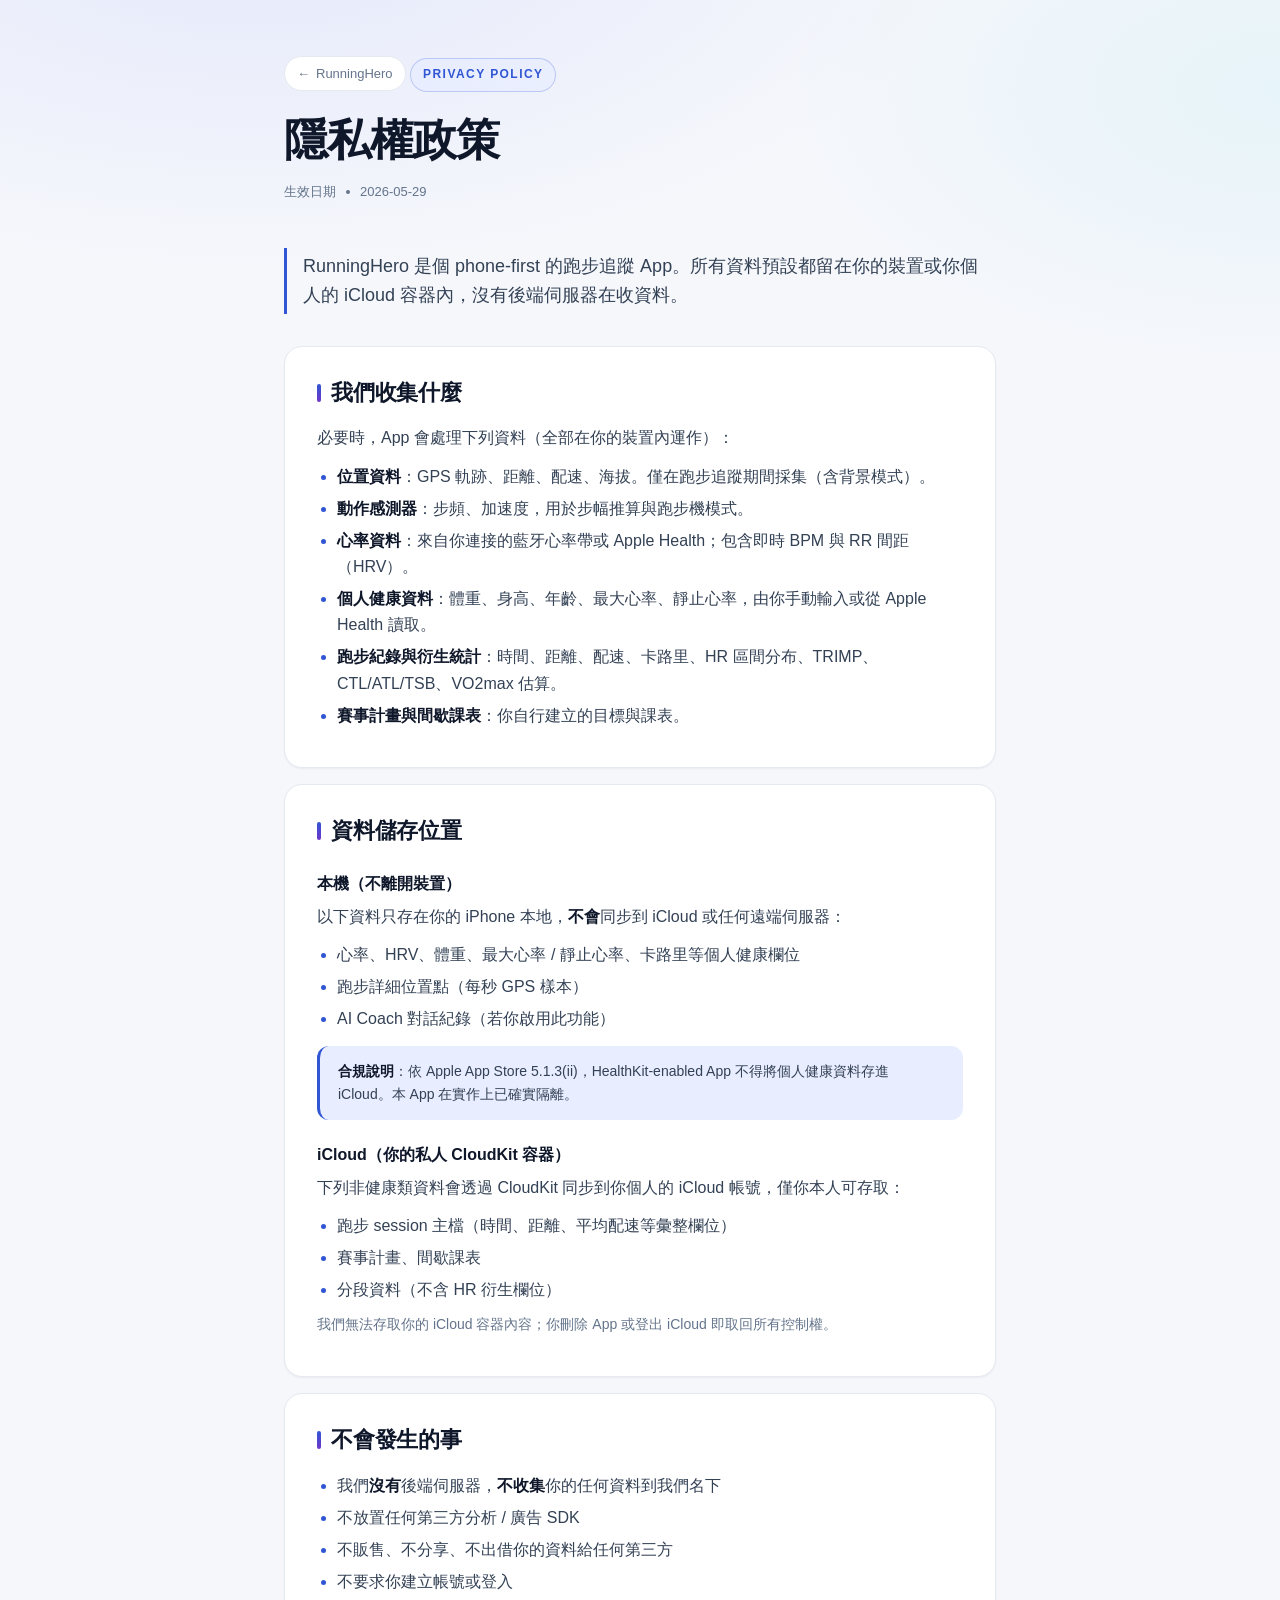
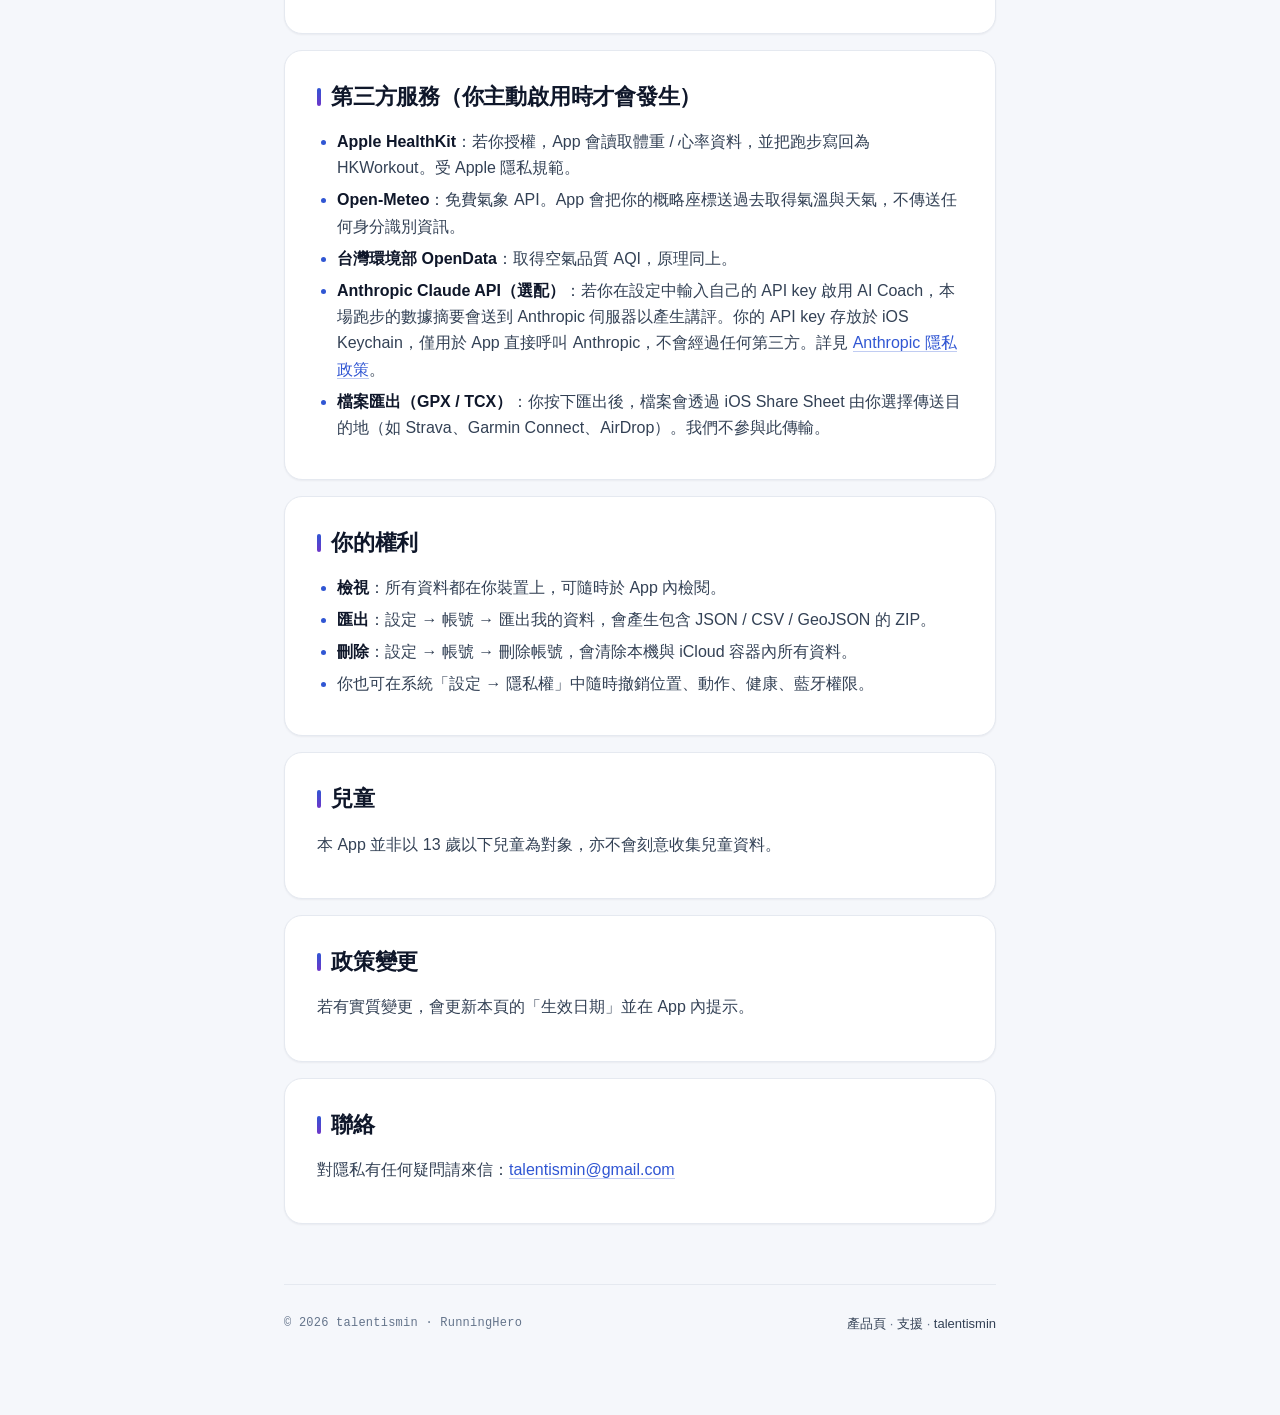
<file: runninghero/privacy-policy.html>
<!doctype html>
<html lang="zh-Hant">
<head>
<meta charset="utf-8">
<meta name="viewport" content="width=device-width, initial-scale=1">
<meta name="theme-color" content="#3056d3">
<title>RunningHero — 隱私權政策</title>
<link rel="stylesheet" href="../shared-assets/styles.css">
</head>
<body>
<div class="wrap">

  <a class="crumb" href="./">RunningHero</a>

  <span class="eyebrow">Privacy Policy</span>
  <h1>隱私權政策</h1>

  <div class="meta">
    <span>生效日期</span>
    <span class="dot"></span>
    <span>2026-05-29</span>
  </div>

  <p class="lede">RunningHero 是個 phone-first 的跑步追蹤 App。所有資料預設都留在你的裝置或你個人的 iCloud 容器內，沒有後端伺服器在收資料。</p>

  <div class="card">
    <h2>我們收集什麼</h2>
    <p>必要時，App 會處理下列資料（全部在你的裝置內運作）：</p>
    <ul>
      <li><strong>位置資料</strong>：GPS 軌跡、距離、配速、海拔。僅在跑步追蹤期間採集（含背景模式）。</li>
      <li><strong>動作感測器</strong>：步頻、加速度，用於步幅推算與跑步機模式。</li>
      <li><strong>心率資料</strong>：來自你連接的藍牙心率帶或 Apple Health；包含即時 BPM 與 RR 間距（HRV）。</li>
      <li><strong>個人健康資料</strong>：體重、身高、年齡、最大心率、靜止心率，由你手動輸入或從 Apple Health 讀取。</li>
      <li><strong>跑步紀錄與衍生統計</strong>：時間、距離、配速、卡路里、HR 區間分布、TRIMP、CTL/ATL/TSB、VO2max 估算。</li>
      <li><strong>賽事計畫與間歇課表</strong>：你自行建立的目標與課表。</li>
    </ul>
  </div>

  <div class="card">
    <h2>資料儲存位置</h2>
    <h3>本機（不離開裝置）</h3>
    <p>以下資料只存在你的 iPhone 本地，<strong>不會</strong>同步到 iCloud 或任何遠端伺服器：</p>
    <ul>
      <li>心率、HRV、體重、最大心率 / 靜止心率、卡路里等個人健康欄位</li>
      <li>跑步詳細位置點（每秒 GPS 樣本）</li>
      <li>AI Coach 對話紀錄（若你啟用此功能）</li>
    </ul>
    <div class="note">
      <strong>合規說明</strong>：依 Apple App Store 5.1.3(ii)，HealthKit-enabled App 不得將個人健康資料存進 iCloud。本 App 在實作上已確實隔離。
    </div>

    <h3>iCloud（你的私人 CloudKit 容器）</h3>
    <p>下列非健康類資料會透過 CloudKit 同步到你個人的 iCloud 帳號，僅你本人可存取：</p>
    <ul>
      <li>跑步 session 主檔（時間、距離、平均配速等彙整欄位）</li>
      <li>賽事計畫、間歇課表</li>
      <li>分段資料（不含 HR 衍生欄位）</li>
    </ul>
    <p class="muted">我們無法存取你的 iCloud 容器內容；你刪除 App 或登出 iCloud 即取回所有控制權。</p>
  </div>

  <div class="card">
    <h2>不會發生的事</h2>
    <ul>
      <li>我們<strong>沒有</strong>後端伺服器，<strong>不收集</strong>你的任何資料到我們名下</li>
      <li>不放置任何第三方分析 / 廣告 SDK</li>
      <li>不販售、不分享、不出借你的資料給任何第三方</li>
      <li>不要求你建立帳號或登入</li>
    </ul>
  </div>

  <div class="card">
    <h2>第三方服務（你主動啟用時才會發生）</h2>
    <ul>
      <li><strong>Apple HealthKit</strong>：若你授權，App 會讀取體重 / 心率資料，並把跑步寫回為 HKWorkout。受 Apple 隱私規範。</li>
      <li><strong>Open-Meteo</strong>：免費氣象 API。App 會把你的概略座標送過去取得氣溫與天氣，不傳送任何身分識別資訊。</li>
      <li><strong>台灣環境部 OpenData</strong>：取得空氣品質 AQI，原理同上。</li>
      <li><strong>Anthropic Claude API（選配）</strong>：若你在設定中輸入自己的 API key 啟用 AI Coach，本場跑步的數據摘要會送到 Anthropic 伺服器以產生講評。你的 API key 存放於 iOS Keychain，僅用於 App 直接呼叫 Anthropic，不會經過任何第三方。詳見 <a href="https://www.anthropic.com/legal/privacy">Anthropic 隱私政策</a>。</li>
      <li><strong>檔案匯出（GPX / TCX）</strong>：你按下匯出後，檔案會透過 iOS Share Sheet 由你選擇傳送目的地（如 Strava、Garmin Connect、AirDrop）。我們不參與此傳輸。</li>
    </ul>
  </div>

  <div class="card">
    <h2>你的權利</h2>
    <ul>
      <li><strong>檢視</strong>：所有資料都在你裝置上，可隨時於 App 內檢閱。</li>
      <li><strong>匯出</strong>：設定 → 帳號 → 匯出我的資料，會產生包含 JSON / CSV / GeoJSON 的 ZIP。</li>
      <li><strong>刪除</strong>：設定 → 帳號 → 刪除帳號，會清除本機與 iCloud 容器內所有資料。</li>
      <li>你也可在系統「設定 → 隱私權」中隨時撤銷位置、動作、健康、藍牙權限。</li>
    </ul>
  </div>

  <div class="card">
    <h2>兒童</h2>
    <p>本 App 並非以 13 歲以下兒童為對象，亦不會刻意收集兒童資料。</p>
  </div>

  <div class="card">
    <h2>政策變更</h2>
    <p>若有實質變更，會更新本頁的「生效日期」並在 App 內提示。</p>
  </div>

  <div class="card">
    <h2>聯絡</h2>
    <p>對隱私有任何疑問請來信：<a href="mailto:talentismin@gmail.com">talentismin@gmail.com</a></p>
  </div>

  <footer class="footer">
    <span class="copyright">© 2026 talentismin · RunningHero</span>
    <span>
      <a href="./">產品頁</a> ·
      <a href="./support.html">支援</a> ·
      <a href="../">talentismin</a>
    </span>
  </footer>

</div>
</body>
</html>
</file>
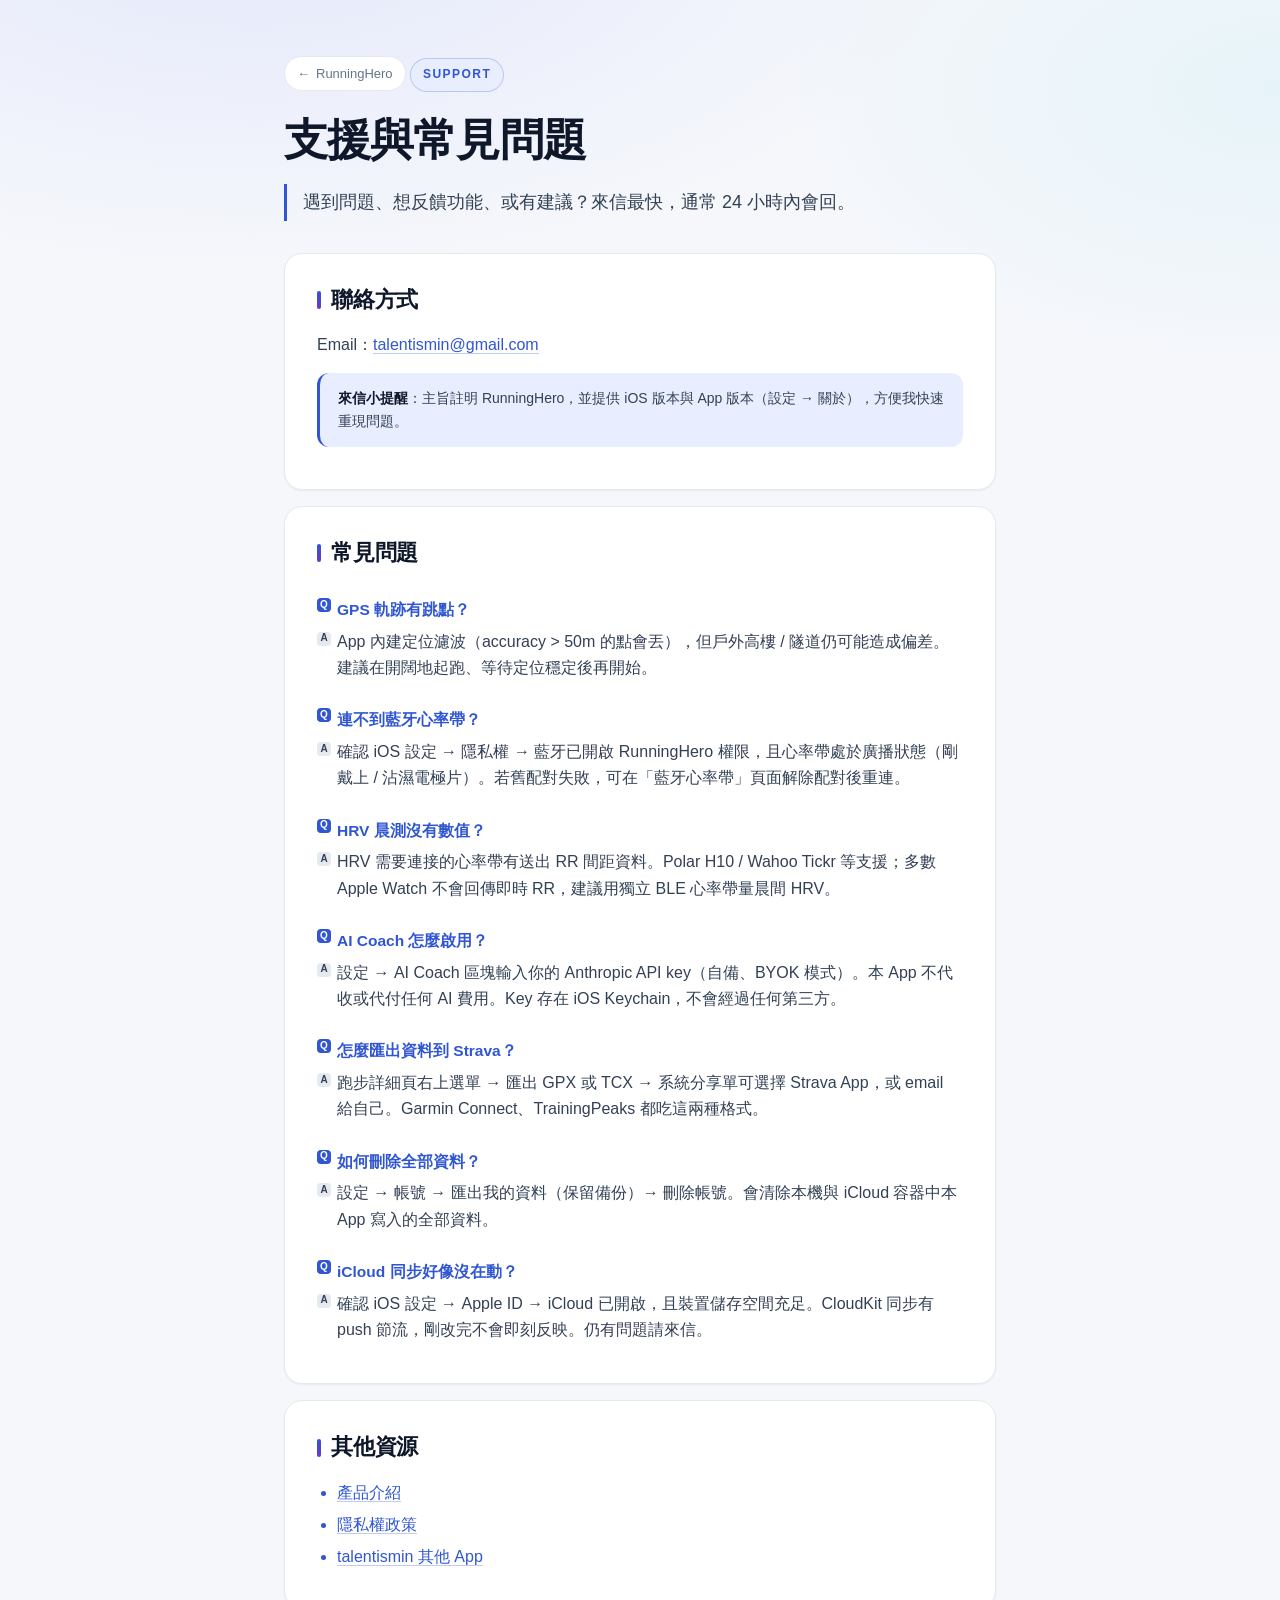
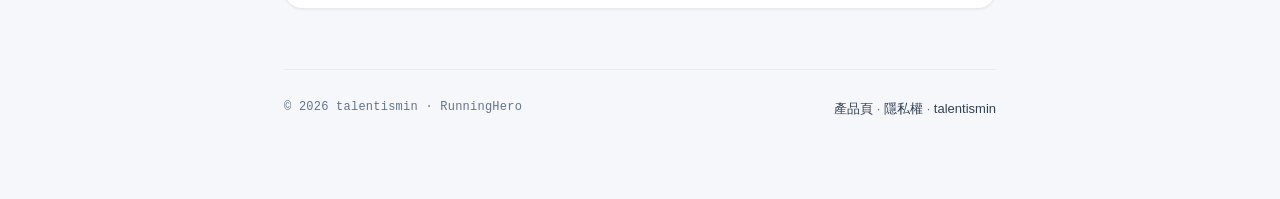
<file: runninghero/support.html>
<!doctype html>
<html lang="zh-Hant">
<head>
<meta charset="utf-8">
<meta name="viewport" content="width=device-width, initial-scale=1">
<meta name="theme-color" content="#3056d3">
<title>RunningHero — 支援</title>
<link rel="stylesheet" href="../shared-assets/styles.css">
</head>
<body>
<div class="wrap">

  <a class="crumb" href="./">RunningHero</a>

  <span class="eyebrow">Support</span>
  <h1>支援與常見問題</h1>
  <p class="lede">遇到問題、想反饋功能、或有建議？來信最快，通常 24 小時內會回。</p>

  <div class="card">
    <h2>聯絡方式</h2>
    <p>Email：<a href="mailto:talentismin@gmail.com?subject=RunningHero">talentismin@gmail.com</a></p>
    <div class="note">
      <strong>來信小提醒</strong>：主旨註明 RunningHero，並提供 iOS 版本與 App 版本（設定 → 關於），方便我快速重現問題。
    </div>
  </div>

  <div class="card faq">
    <h2>常見問題</h2>

    <h3>GPS 軌跡有跳點？</h3>
    <p>App 內建定位濾波（accuracy &gt; 50m 的點會丟），但戶外高樓 / 隧道仍可能造成偏差。建議在開闊地起跑、等待定位穩定後再開始。</p>

    <h3>連不到藍牙心率帶？</h3>
    <p>確認 iOS 設定 → 隱私權 → 藍牙已開啟 RunningHero 權限，且心率帶處於廣播狀態（剛戴上 / 沾濕電極片）。若舊配對失敗，可在「藍牙心率帶」頁面解除配對後重連。</p>

    <h3>HRV 晨測沒有數值？</h3>
    <p>HRV 需要連接的心率帶有送出 RR 間距資料。Polar H10 / Wahoo Tickr 等支援；多數 Apple Watch 不會回傳即時 RR，建議用獨立 BLE 心率帶量晨間 HRV。</p>

    <h3>AI Coach 怎麼啟用？</h3>
    <p>設定 → AI Coach 區塊輸入你的 Anthropic API key（自備、BYOK 模式）。本 App 不代收或代付任何 AI 費用。Key 存在 iOS Keychain，不會經過任何第三方。</p>

    <h3>怎麼匯出資料到 Strava？</h3>
    <p>跑步詳細頁右上選單 → 匯出 GPX 或 TCX → 系統分享單可選擇 Strava App，或 email 給自己。Garmin Connect、TrainingPeaks 都吃這兩種格式。</p>

    <h3>如何刪除全部資料？</h3>
    <p>設定 → 帳號 → 匯出我的資料（保留備份）→ 刪除帳號。會清除本機與 iCloud 容器中本 App 寫入的全部資料。</p>

    <h3>iCloud 同步好像沒在動？</h3>
    <p>確認 iOS 設定 → Apple ID → iCloud 已開啟，且裝置儲存空間充足。CloudKit 同步有 push 節流，剛改完不會即刻反映。仍有問題請來信。</p>
  </div>

  <div class="card">
    <h2>其他資源</h2>
    <ul>
      <li><a href="./">產品介紹</a></li>
      <li><a href="./privacy-policy.html">隱私權政策</a></li>
      <li><a href="../">talentismin 其他 App</a></li>
    </ul>
  </div>

  <footer class="footer">
    <span class="copyright">© 2026 talentismin · RunningHero</span>
    <span>
      <a href="./">產品頁</a> ·
      <a href="./privacy-policy.html">隱私權</a> ·
      <a href="../">talentismin</a>
    </span>
  </footer>

</div>
</body>
</html>
</file>
<file: shared-assets/styles.css>
/* talentismin studio — shared stylesheet
 * 適用：index.html / <app>/index.html / <app>/privacy-policy.html / <app>/support.html
 */

:root {
  /* Light palette */
  --bg: #f5f7fb;
  --bg-grad: radial-gradient(1200px 600px at 20% -10%, rgba(108, 132, 255, 0.12), transparent 60%),
              radial-gradient(900px 500px at 100% 10%, rgba(58, 200, 220, 0.08), transparent 55%);
  --card: #ffffff;
  --card-soft: #fbfcfe;
  --ink: #0f172a;
  --ink-soft: #334155;
  --muted: #64748b;
  --accent: #3056d3;
  --accent-2: #6e36c9;
  --accent-soft: #e8edff;
  --line: #e5e9f0;
  --line-strong: #cbd2dd;
  --shadow-sm: 0 1px 2px rgba(15, 23, 42, 0.05);
  --shadow-md: 0 6px 24px rgba(48, 86, 211, 0.08);
  --shadow-lg: 0 20px 50px rgba(48, 86, 211, 0.18);
  --radius: 18px;
  --radius-sm: 12px;
  --radius-pill: 999px;
  --content-w: 760px;
  --content-w-wide: 960px;
}

@media (prefers-color-scheme: dark) {
  :root {
    --bg: #0a0d14;
    --bg-grad: radial-gradient(1200px 600px at 20% -10%, rgba(108, 132, 255, 0.18), transparent 60%),
                radial-gradient(900px 500px at 100% 10%, rgba(58, 200, 220, 0.10), transparent 55%);
    --card: #121823;
    --card-soft: #161d2a;
    --ink: #e7ecf3;
    --ink-soft: #b6c0cf;
    --muted: #8b97a8;
    --accent: #8da7ff;
    --accent-2: #b58bff;
    --accent-soft: #1a2240;
    --line: #1d2533;
    --line-strong: #2a3447;
    --shadow-sm: 0 1px 2px rgba(0, 0, 0, 0.4);
    --shadow-md: 0 8px 30px rgba(0, 0, 0, 0.5);
    --shadow-lg: 0 24px 60px rgba(0, 0, 0, 0.6);
  }
}

/* ----- Reset ----- */

* {
  box-sizing: border-box;
}

html {
  -webkit-text-size-adjust: 100%;
  scroll-behavior: smooth;
}

body {
  margin: 0;
  background: var(--bg);
  background-image: var(--bg-grad);
  background-attachment: fixed;
  color: var(--ink);
  font-family: -apple-system, BlinkMacSystemFont, "SF Pro Text", "Inter",
    "Segoe UI", "PingFang TC", "Noto Sans CJK TC", "Microsoft JhengHei",
    "Helvetica Neue", Arial, sans-serif;
  font-size: 16px;
  line-height: 1.65;
  -webkit-font-smoothing: antialiased;
  -moz-osx-font-smoothing: grayscale;
}

img {
  max-width: 100%;
  display: block;
}

/* ----- Layout ----- */

.wrap {
  max-width: var(--content-w);
  margin: 0 auto;
  padding: 56px 24px 80px;
}

.wrap.wide {
  max-width: var(--content-w-wide);
}

/* ----- Breadcrumb / back link ----- */

.crumb {
  display: inline-flex;
  align-items: center;
  gap: 6px;
  font-size: 13px;
  color: var(--muted);
  text-decoration: none;
  padding: 6px 12px;
  border: 1px solid var(--line);
  border-radius: var(--radius-pill);
  background: var(--card);
  margin-bottom: 24px;
  transition: border-color 0.15s ease, color 0.15s ease, transform 0.15s ease;
}

.crumb:hover {
  color: var(--accent);
  border-color: var(--line-strong);
  transform: translateX(-2px);
  text-decoration: none;
}

.crumb::before {
  content: "←";
  font-weight: 600;
}

/* ----- Eyebrow / kicker ----- */

.eyebrow {
  display: inline-block;
  font-size: 12px;
  font-weight: 600;
  letter-spacing: 0.12em;
  text-transform: uppercase;
  color: var(--accent);
  background: linear-gradient(135deg, var(--accent-soft), color-mix(in srgb, var(--accent-soft) 70%, transparent));
  padding: 6px 12px;
  border-radius: var(--radius-pill);
  margin-bottom: 18px;
  border: 1px solid color-mix(in srgb, var(--accent) 25%, transparent);
}

/* ----- Typography ----- */

h1 {
  font-size: clamp(32px, 5vw, 44px);
  line-height: 1.15;
  letter-spacing: -0.02em;
  margin: 0 0 12px;
  font-weight: 700;
  color: var(--ink);
}

h1.gradient {
  background: linear-gradient(135deg, var(--accent), var(--accent-2));
  -webkit-background-clip: text;
  background-clip: text;
  color: transparent;
}

h2 {
  font-size: 22px;
  font-weight: 650;
  margin: 36px 0 14px;
  letter-spacing: -0.01em;
  color: var(--ink);
  display: flex;
  align-items: baseline;
  gap: 10px;
}

h2::before {
  content: "";
  width: 4px;
  height: 18px;
  background: linear-gradient(180deg, var(--accent), var(--accent-2));
  border-radius: 2px;
  display: inline-block;
  flex-shrink: 0;
  align-self: center;
}

h3 {
  font-size: 16px;
  font-weight: 600;
  margin: 22px 0 6px;
  color: var(--ink);
}

p {
  margin: 0 0 12px;
  color: var(--ink-soft);
}

ul {
  padding-left: 1.25em;
  margin: 0.6em 0;
  color: var(--ink-soft);
}

li {
  margin: 0.35em 0;
}

li::marker {
  color: var(--accent);
}

strong {
  font-weight: 650;
  color: var(--ink);
}

a {
  color: var(--accent);
  text-decoration: none;
  border-bottom: 1px solid color-mix(in srgb, var(--accent) 30%, transparent);
  transition: border-color 0.15s ease;
}

a:hover {
  border-bottom-color: var(--accent);
}

.lede {
  font-size: 18px;
  color: var(--ink-soft);
  border-left: 3px solid var(--accent);
  padding: 4px 0 4px 16px;
  margin: 18px 0 32px;
  line-height: 1.6;
}

.meta {
  display: inline-flex;
  align-items: center;
  gap: 10px;
  font-size: 13px;
  color: var(--muted);
  margin-bottom: 28px;
}

.meta .dot {
  width: 4px;
  height: 4px;
  border-radius: 50%;
  background: var(--muted);
}

.muted {
  color: var(--muted);
  font-size: 14px;
}

/* ----- Cards ----- */

.card {
  background: var(--card);
  border-radius: var(--radius);
  padding: 28px 32px;
  border: 1px solid var(--line);
  box-shadow: var(--shadow-sm);
  margin-bottom: 18px;
  transition: border-color 0.2s ease, box-shadow 0.2s ease;
}

.card:hover {
  border-color: var(--line-strong);
}

.card h2:first-child {
  margin-top: 0;
}

.card h3:first-child {
  margin-top: 0;
}

.card + .card {
  margin-top: -2px;
}

/* ----- App grid (landing) ----- */

.app-grid {
  display: grid;
  grid-template-columns: repeat(auto-fit, minmax(260px, 1fr));
  gap: 18px;
  margin: 28px 0 8px;
}

.app-card {
  position: relative;
  display: flex;
  flex-direction: column;
  gap: 12px;
  background: var(--card);
  border-radius: var(--radius);
  padding: 28px;
  border: 1px solid var(--line);
  color: var(--ink);
  text-decoration: none;
  overflow: hidden;
  transition: transform 0.2s ease, box-shadow 0.2s ease, border-color 0.2s ease;
  border-bottom: 0 !important;
}

.app-card::before {
  content: "";
  position: absolute;
  inset: 0;
  background: linear-gradient(135deg, color-mix(in srgb, var(--accent) 6%, transparent), transparent 60%);
  opacity: 0;
  transition: opacity 0.2s ease;
  pointer-events: none;
}

.app-card:hover {
  transform: translateY(-3px);
  box-shadow: var(--shadow-md);
  border-color: color-mix(in srgb, var(--accent) 30%, var(--line));
  text-decoration: none;
}

.app-card:hover::before {
  opacity: 1;
}

.app-card h3 {
  margin: 0;
  font-size: 19px;
  font-weight: 650;
  color: var(--ink);
}

.app-card .tagline {
  color: var(--muted);
  font-size: 14.5px;
  line-height: 1.55;
  flex: 1;
  margin: 0;
}

.app-card .links {
  display: flex;
  gap: 14px;
  font-size: 13px;
  margin-top: 10px;
  padding-top: 14px;
  border-top: 1px dashed var(--line);
  color: var(--muted);
}

.app-card .links span {
  color: var(--accent);
  font-weight: 500;
}

.app-card .arrow {
  position: absolute;
  top: 24px;
  right: 24px;
  width: 28px;
  height: 28px;
  border-radius: 50%;
  display: inline-flex;
  align-items: center;
  justify-content: center;
  color: var(--accent);
  background: var(--accent-soft);
  font-size: 13px;
  font-weight: 600;
  transition: transform 0.2s ease;
}

.app-card:hover .arrow {
  transform: translate(3px, -3px);
}

/* ----- Feature list (product pages) ----- */

.feature-list {
  list-style: none;
  padding: 0;
  margin: 8px 0 0;
}

.feature-list li {
  position: relative;
  padding: 10px 0 10px 28px;
  border-bottom: 1px solid var(--line);
  color: var(--ink-soft);
}

.feature-list li:last-child {
  border-bottom: 0;
}

.feature-list li::before {
  content: "✓";
  position: absolute;
  left: 0;
  top: 50%;
  transform: translateY(-50%);
  width: 18px;
  height: 18px;
  border-radius: 50%;
  background: linear-gradient(135deg, var(--accent), var(--accent-2));
  color: white;
  font-size: 11px;
  font-weight: 700;
  display: inline-flex;
  align-items: center;
  justify-content: center;
}

/* ----- Stats / numbers row (optional product hero) ----- */

.stats {
  display: grid;
  grid-template-columns: repeat(auto-fit, minmax(140px, 1fr));
  gap: 14px;
  margin: 24px 0 32px;
}

.stat {
  background: var(--card-soft);
  border: 1px solid var(--line);
  border-radius: var(--radius-sm);
  padding: 16px;
  text-align: center;
}

.stat .num {
  font-size: 24px;
  font-weight: 700;
  background: linear-gradient(135deg, var(--accent), var(--accent-2));
  -webkit-background-clip: text;
  background-clip: text;
  color: transparent;
}

.stat .lab {
  font-size: 12px;
  color: var(--muted);
  letter-spacing: 0.04em;
  text-transform: uppercase;
  margin-top: 4px;
}

/* ----- FAQ ----- */

.faq h3 {
  position: relative;
  padding-left: 20px;
  margin: 26px 0 6px;
  color: var(--accent);
  font-size: 15.5px;
}

.faq h3::before {
  content: "Q";
  position: absolute;
  left: 0;
  top: 1px;
  width: 14px;
  height: 14px;
  border-radius: 4px;
  background: var(--accent);
  color: white;
  font-size: 10px;
  font-weight: 700;
  display: inline-flex;
  align-items: center;
  justify-content: center;
}

.faq h3 + p {
  padding-left: 20px;
  position: relative;
}

.faq h3 + p::before {
  content: "A";
  position: absolute;
  left: 0;
  top: 3px;
  width: 14px;
  height: 14px;
  border-radius: 4px;
  background: var(--line);
  color: var(--ink-soft);
  font-size: 10px;
  font-weight: 700;
  display: inline-flex;
  align-items: center;
  justify-content: center;
}

/* ----- Callout / note box ----- */

.note {
  background: var(--accent-soft);
  border-left: 3px solid var(--accent);
  border-radius: var(--radius-sm);
  padding: 14px 18px;
  font-size: 14px;
  color: var(--ink-soft);
  margin: 14px 0;
}

.note strong {
  color: var(--ink);
}

.summary {
  background: linear-gradient(135deg, var(--accent-soft), color-mix(in srgb, var(--accent-soft) 60%, transparent));
  border: 1px solid color-mix(in srgb, var(--accent) 25%, transparent);
  border-radius: var(--radius-sm);
  padding: 18px 20px;
  font-size: 14px;
  color: var(--ink-soft);
  line-height: 1.7;
  margin: 18px 0;
}

.summary strong {
  color: var(--accent);
  text-transform: uppercase;
  letter-spacing: 0.08em;
  font-size: 12px;
  display: block;
  margin-bottom: 6px;
}

/* ----- Tables ----- */

.table-wrap {
  overflow-x: auto;
  margin: 16px 0;
  border-radius: var(--radius-sm);
  border: 1px solid var(--line);
}

table {
  width: 100%;
  border-collapse: collapse;
  font-size: 14.5px;
}

th,
td {
  padding: 12px 16px;
  text-align: left;
  vertical-align: top;
  border-bottom: 1px solid var(--line);
  color: var(--ink-soft);
}

th {
  background: var(--card-soft);
  color: var(--ink);
  font-weight: 600;
  font-size: 13px;
  letter-spacing: 0.02em;
}

tr:last-child td {
  border-bottom: 0;
}

/* ----- Footer ----- */

.footer {
  margin-top: 60px;
  padding-top: 28px;
  border-top: 1px solid var(--line);
  color: var(--muted);
  font-size: 13px;
  display: flex;
  flex-wrap: wrap;
  gap: 14px;
  align-items: center;
  justify-content: space-between;
}

.footer .copyright {
  font-family: ui-monospace, SFMono-Regular, "SF Mono", Menlo, monospace;
  font-size: 12px;
  letter-spacing: 0.02em;
}

.footer a {
  color: var(--ink-soft);
  border-bottom-color: transparent;
}

.footer a:hover {
  color: var(--accent);
  border-bottom-color: var(--accent);
}

/* ----- Mobile ----- */

@media (max-width: 640px) {
  .wrap {
    padding: 32px 18px 56px;
  }

  .card {
    padding: 22px;
  }

  h2 {
    font-size: 19px;
    margin-top: 28px;
  }

  .lede {
    font-size: 16px;
  }

  .app-card .arrow {
    top: 20px;
    right: 20px;
  }
}
</file>
